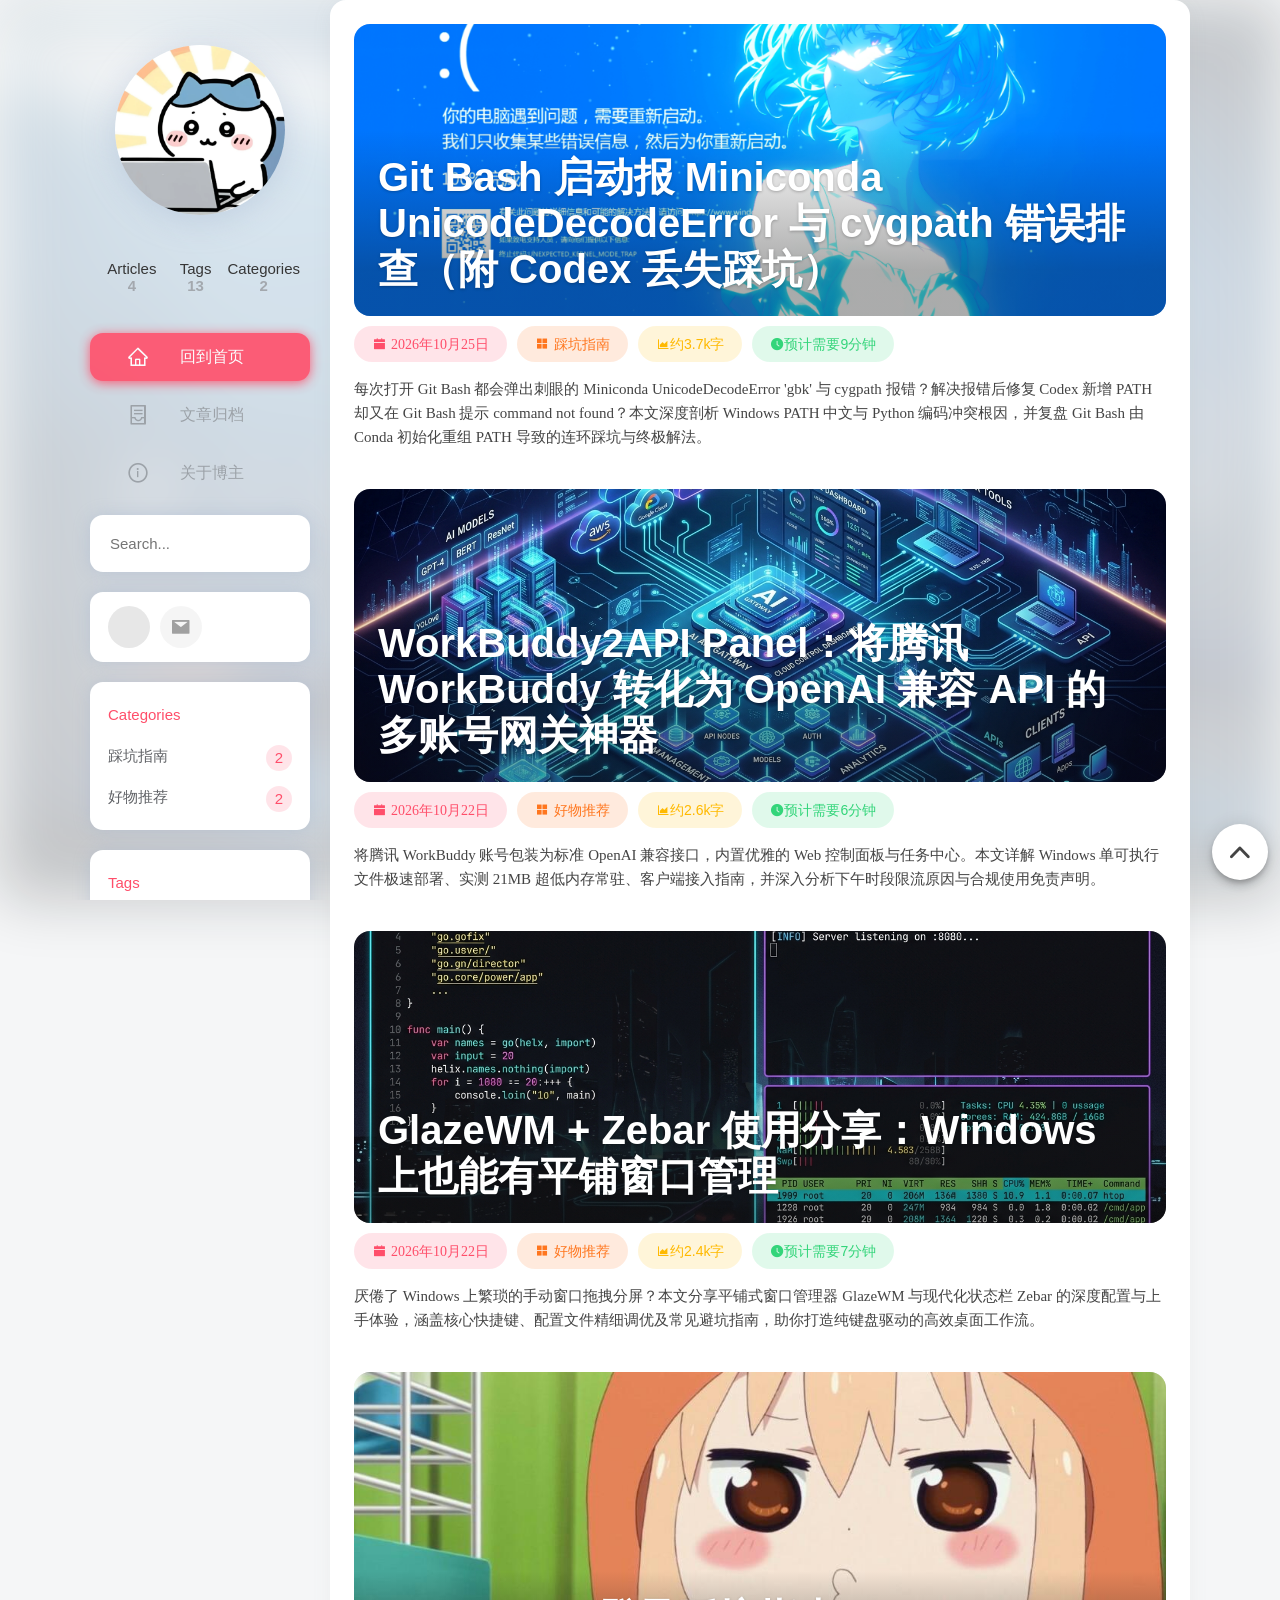
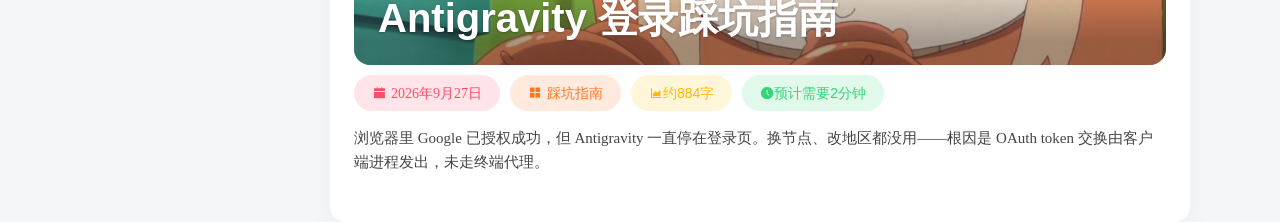
<file: index.html>
<!DOCTYPE html>
<html lang="zh-CN">

<head>
    <meta charset="UTF-8">
    <meta name="viewport" content="width=device-width, initial-scale=1, maximum-scale=5">
    <title>catyuan · 技术博客</title>
    <meta name="description" content="Talk is cheap. Show me code. 计算机科学与技术 · 学习记录与技术分享。">
    <meta property="og:type" content="website">
    <meta property="og:title" content="catyuan · 技术博客">
    <meta property="og:site_name" content="catyuan · 技术博客">
    <link rel="shortcut icon" href="/assets/img/favicon.png" type="image/png">

    <!-- Stylesheets -->
    <link rel="stylesheet" href="/lib/fancybox/fancybox.css">
    <link rel="stylesheet" href="/lib/mdui_043tiny/mdui.css">
    <link rel="stylesheet" href="/lib/iconfont/iconfont.css">
    <link rel="stylesheet" href="/lib/iconfont/social_icons.css">
    <link rel="stylesheet" href="/css/style.css">
    <link rel="stylesheet" href="/css/custom.css">
</head>

<body class="mdui-drawer-body-left">
    <!-- Top Hero Background & Mobile AppBar -->
    <div id="nexmoe-background">
        <div class="nexmoe-bg" style="background-image: url('/images/background/back.jpg');"></div>
        <div class="mdui-appbar mdui-shadow-0">
            <div class="mdui-toolbar">
                <a mdui-drawer="{target: '#drawer', swipe: true}" title="menu" class="mdui-btn mdui-btn-icon mdui-ripple">
                    <i class="mdui-icon nexmoefont icon-menu"></i>
                </a>
                <div class="mdui-toolbar-spacer"></div>
                <a href="/about.html" title="catyuan" class="mdui-btn mdui-btn-icon">
                    <img src="/images/avatar.png" alt="catyuan">
                </a>
            </div>
        </div>
    </div>

    <!-- Left Drawer Header (#nexmoe-header) -->
    <div id="nexmoe-header">
        <div class="nexmoe-drawer mdui-drawer" id="drawer">
            <!-- Avatar -->
            <div class="nexmoe-avatar mdui-ripple">
                <a href="/" title="catyuan">
                    <img src="/images/avatar.png" alt="catyuan">
                </a>
            </div>

            <!-- Stats Counts -->
            <div class="nexmoe-count">
                <div><span>Articles</span><b id="stat-articles">2</b></div>
                <div><span>Tags</span><b id="stat-tags">5</b></div>
                <div><span>Categories</span><b id="stat-categories">2</b></div>
                <script>
                    (function () {
                        try {
                            var s = sessionStorage.getItem('blog_stats');
                            if (s) {
                                var d = JSON.parse(s);
                                if (d.articles !== undefined) document.getElementById('stat-articles').innerText = d.articles;
                                if (d.tags !== undefined) document.getElementById('stat-tags').innerText = d.tags;
                                if (d.categories !== undefined) document.getElementById('stat-categories').innerText = d.categories;
                            }
                        } catch (e) {}
                    })();
                </script>
            </div>

            <!-- Nav List -->
            <div class="nexmoe-list mdui-list" mdui-collapse="{accordion: true}">
                <a class="nexmoe-list-item mdui-list-item mdui-ripple true" href="/" title="回到首页">
                    <i class="mdui-list-item-icon nexmoefont icon-home"></i>
                    <div class="mdui-list-item-content">回到首页</div>
                </a>
                <a class="nexmoe-list-item mdui-list-item mdui-ripple false" href="/archive.html" title="文章归档">
                    <i class="mdui-list-item-icon nexmoefont icon-container"></i>
                    <div class="mdui-list-item-content">文章归档</div>
                </a>
                <a class="nexmoe-list-item mdui-list-item mdui-ripple false" href="/about.html" title="关于博主">
                    <i class="mdui-list-item-icon nexmoefont icon-info-circle"></i>
                    <div class="mdui-list-item-content">关于博主</div>
                </a>
            </div>

            <!-- Sidebar Widgets -->
            <aside id="nexmoe-sidebar">
                <!-- Search -->
                <div class="nexmoe-widget-wrap">
                    <div class="nexmoe-widget nexmoe-search">
                        <form onsubmit="sopen(); return false;">
                            <label>
                                <input type="search" placeholder="Search..." onclick="sopen();" readonly>
                            </label>
                        </form>
                    </div>
                </div>

                <!-- Social Links -->
                <div class="nexmoe-widget-wrap">
                    <div class="nexmoe-widget nexmoe-social" id="sidebar-social"></div>
                </div>

                <!-- Categories -->
                <div class="nexmoe-widget-wrap">
                    <h3 class="nexmoe-widget-title">Categories</h3>
                    <div class="nexmoe-widget">
                        <ul class="category-list" id="sidebar-categories"></ul>
                    </div>
                </div>

                <!-- Tag Cloud -->
                <div class="nexmoe-widget-wrap">
                    <h3 class="nexmoe-widget-title">Tags</h3>
                    <div id="randomtagcloud" class="nexmoe-widget tagcloud nexmoe-rainbow"></div>
                </div>

                <!-- Hitokoto 一言 -->
                <div class="nexmoe-widget-wrap">
                    <h3 class="nexmoe-widget-title">一言</h3>
                    <div class="nexmoe-widget">
                        <ul class="hitokoto-box">
                            <li class="hitokoto-text">
                                <a href="#" id="hitokoto_text">正在读取一言…</a>
                            </li>
                        </ul>
                    </div>
                </div>


                <!-- Recent Posts -->
                <div class="nexmoe-widget-wrap">
                    <h3 class="nexmoe-widget-title">Recent Posts</h3>
                    <div class="nexmoe-widget">
                        <ul id="sidebar-recent"></ul>
                    </div>
                </div>
            </aside>

            <!-- Copyright & Site Time -->
            <div class="nexmoe-copyright">
                <span id="busuanzi_container_site_pv">
                    <span id="busuanzi_value_site_pv"></span> views
                </span>
                <span id="busuanzi_container_site_uv">
                    <span id="busuanzi_value_site_uv"></span> visitors
                </span><br>
                <span id="sitetime"></span><br><br>
                &copy; 2026 catyuan<br>
                Powered by <a href="https://github.com/theme-nexmoe/hexo-theme-nexmoe" target="_blank" rel="noopener">Nexmoe Style</a>
            </div>
        </div>
    </div>

    <!-- Main Content Stream (#nexmoe-content) -->
    <div id="nexmoe-content">
        <div class="nexmoe-primary">
            <section class="nexmoe-posts" id="post-list-section">
                <!-- Posts inserted by JavaScript -->
                <div style="padding: 40px; text-align: center; color: #999;">正在加载文章列表…</div>
            </section>

            <!-- Right Floating Tools -->
            <div class="nexmoe-post-right">
                <div class="nexmoe-fixed">
                    <div class="nexmoe-tool">
                        <a href="#nexmoe-content" class="toc-link" aria-label="Back To Top" title="top">
                            <button class="mdui-fab mdui-ripple"><i class="nexmoefont icon-caret-top"></i></button>
                        </a>
                    </div>
                </div>
            </div>
        </div>
    </div>

    <!-- Search Modal Overlay (#nexmoe-search-space) -->
    <div id="nexmoe-search-space">
        <div class="search-container">
            <div class="search-header">
                <div class="search-input-container">
                    <input class="search-input" id="search_input_modal" type="text" placeholder="输入关键字搜索文章..." oninput="sinput();" autocomplete="off">
                </div>
                <a class="search-close" onclick="sclose();">&times;</a>
            </div>
            <div class="search-body" id="search_results_modal"></div>
        </div>
    </div>

    <!-- Scripts -->
    <script src="/lib/mdui_043tiny/mdui.js"></script>
    <script src="/lib/fancybox/fancybox.umd.js"></script>
    <script async src="//busuanzi.ibruce.info/busuanzi/2.3/busuanzi.pure.mini.js"></script>
    <script src="/js/app.js"></script>
    <script>
        // Render Home Post List
        document.addEventListener('DOMContentLoaded', async () => {
            const data = await loadBlogData();
            const container = document.getElementById('post-list-section');
            if (!data || !data.articles || !data.articles.length) {
                container.innerHTML = '<div style="padding: 40px; text-align: center; color: #999;">暂无文章</div>';
                return;
            }

            let html = '';
            data.articles.forEach(art => {
                const cover = art.cover || '/images/post/markerdown.jpg';
                const cat = art.category || '默认';
                const formattedDate = formatDate(art.date);
                const wordEstimate = art.words || (art.summary ? Math.max(1, Math.round(art.summary.length * 4.5)) : 800);
                const readingMinutes = art.readingMinutes || Math.max(1, Math.round(wordEstimate / 350));

                html += `
                <div class="nexmoe-post">
                    <a href="/article.html?slug=${encodeURIComponent(art.slug)}">
                        <div class="nexmoe-post-cover mdui-ripple absolute" style="padding-top: 36%;">
                            <img src="${cover}" alt="${art.title}" loading="lazy" onerror="imgOnError(this);">
                            <h1>${art.title}</h1>
                        </div>
                    </a>
                    <div class="nexmoe-post-meta">
                        <div class="nexmoe-rainbow">
                            <a class="nexmoefont icon-calendar-fill">${formattedDate}</a>
                            <a class="nexmoefont icon-appstore-fill -link" href="/archive.html?cat=${encodeURIComponent(cat)}">${cat}</a>
                            <a><i class="nexmoefont icon-areachart"></i>约${wordEstimate > 1000 ? (wordEstimate/1000).toFixed(1) + 'k' : wordEstimate}字</a>
                            <a><i class="nexmoefont icon-time-circle-fill"></i>预计需要${readingMinutes}分钟</a>
                        </div>
                    </div>
                    <article>
                        <p>${art.summary || ''}</p>
                    </article>
                </div>`;
            });

            container.innerHTML = html;

            // Trigger ripple effect for dynamic elements
            if (window.mdui && mdui.mutation) {
                mdui.mutation();
            }
        });
    </script>
</body>

</html>
</file>
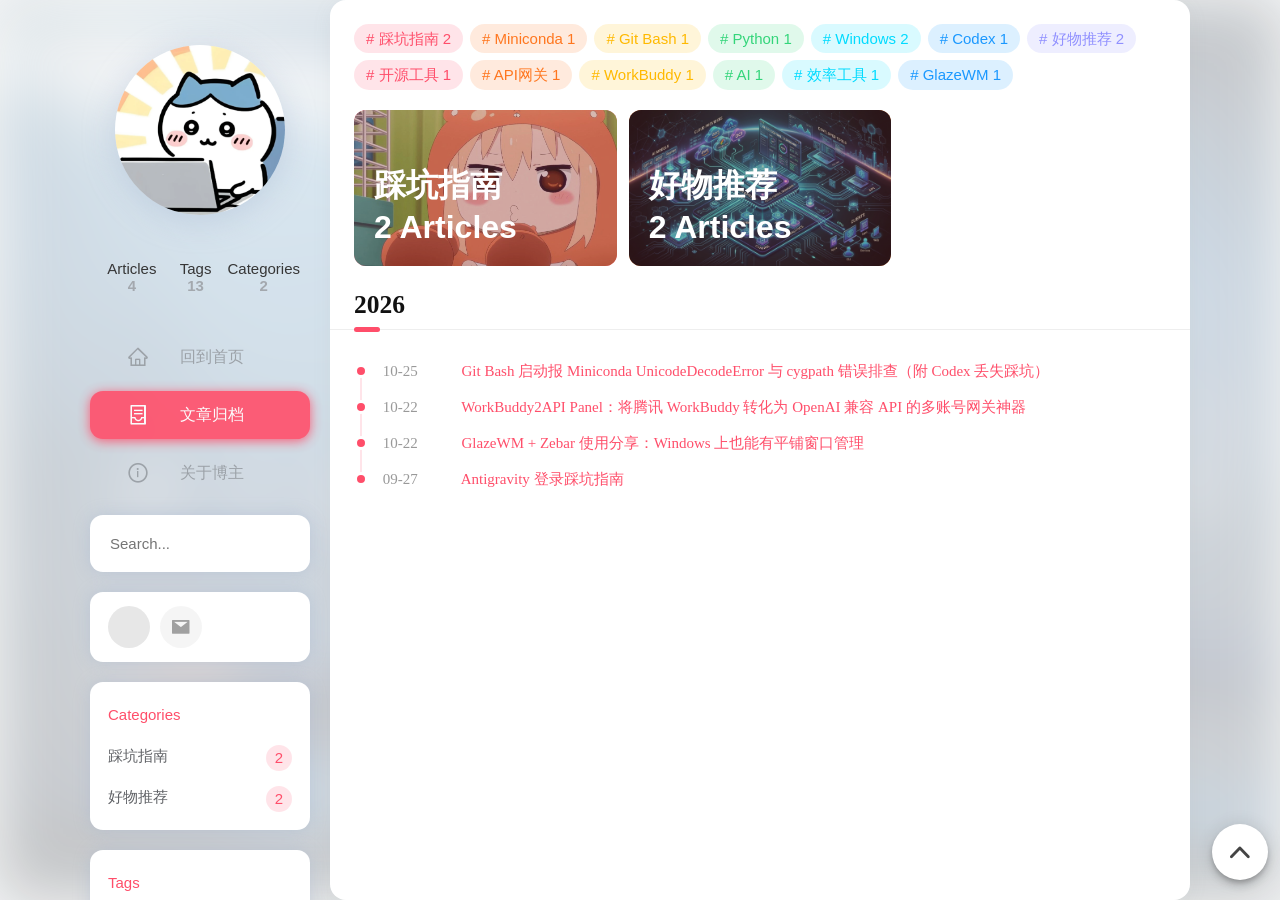
<file: archive.html>
<!DOCTYPE html>
<html lang="zh-CN">

<head>
    <meta charset="UTF-8">
    <meta name="viewport" content="width=device-width, initial-scale=1, maximum-scale=5">
    <title>文章归档 - catyuan · 技术博客</title>
    <meta name="description" content="按标签、分类与年份时光机查看所有技术文章。">
    <link rel="shortcut icon" href="/assets/img/favicon.png" type="image/png">

    <!-- Stylesheets -->
    <link rel="stylesheet" href="/lib/fancybox/fancybox.css">
    <link rel="stylesheet" href="/lib/mdui_043tiny/mdui.css">
    <link rel="stylesheet" href="/lib/iconfont/iconfont.css">
    <link rel="stylesheet" href="/lib/iconfont/social_icons.css">
    <link rel="stylesheet" href="/css/style.css">
    <link rel="stylesheet" href="/css/custom.css">
</head>

<body class="mdui-drawer-body-left">
    <!-- Top Hero Background & Mobile AppBar -->
    <div id="nexmoe-background">
        <div class="nexmoe-bg" style="background-image: url('/images/background/back.jpg');"></div>
        <div class="mdui-appbar mdui-shadow-0">
            <div class="mdui-toolbar">
                <a mdui-drawer="{target: '#drawer', swipe: true}" title="menu" class="mdui-btn mdui-btn-icon mdui-ripple">
                    <i class="mdui-icon nexmoefont icon-menu"></i>
                </a>
                <div class="mdui-toolbar-spacer"></div>
                <a href="/about.html" title="catyuan" class="mdui-btn mdui-btn-icon">
                    <img src="/images/avatar.png" alt="catyuan">
                </a>
            </div>
        </div>
    </div>

    <!-- Left Drawer Header (#nexmoe-header) -->
    <div id="nexmoe-header">
        <div class="nexmoe-drawer mdui-drawer" id="drawer">
            <!-- Avatar -->
            <div class="nexmoe-avatar mdui-ripple">
                <a href="/" title="catyuan">
                    <img src="/images/avatar.png" alt="catyuan">
                </a>
            </div>

            <!-- Stats Counts -->
            <div class="nexmoe-count">
                <div><span>Articles</span><b id="stat-articles">2</b></div>
                <div><span>Tags</span><b id="stat-tags">5</b></div>
                <div><span>Categories</span><b id="stat-categories">2</b></div>
                <script>
                    (function () {
                        try {
                            var s = sessionStorage.getItem('blog_stats');
                            if (s) {
                                var d = JSON.parse(s);
                                if (d.articles !== undefined) document.getElementById('stat-articles').innerText = d.articles;
                                if (d.tags !== undefined) document.getElementById('stat-tags').innerText = d.tags;
                                if (d.categories !== undefined) document.getElementById('stat-categories').innerText = d.categories;
                            }
                        } catch (e) {}
                    })();
                </script>
            </div>

            <!-- Nav List -->
            <div class="nexmoe-list mdui-list" mdui-collapse="{accordion: true}">
                <a class="nexmoe-list-item mdui-list-item mdui-ripple false" href="/" title="回到首页">
                    <i class="mdui-list-item-icon nexmoefont icon-home"></i>
                    <div class="mdui-list-item-content">回到首页</div>
                </a>
                <a class="nexmoe-list-item mdui-list-item mdui-ripple true" href="/archive.html" title="文章归档">
                    <i class="mdui-list-item-icon nexmoefont icon-container"></i>
                    <div class="mdui-list-item-content">文章归档</div>
                </a>
                <a class="nexmoe-list-item mdui-list-item mdui-ripple false" href="/about.html" title="关于博主">
                    <i class="mdui-list-item-icon nexmoefont icon-info-circle"></i>
                    <div class="mdui-list-item-content">关于博主</div>
                </a>
            </div>

            <!-- Sidebar Widgets -->
            <aside id="nexmoe-sidebar">
                <!-- Search -->
                <div class="nexmoe-widget-wrap">
                    <div class="nexmoe-widget nexmoe-search">
                        <form onsubmit="sopen(); return false;">
                            <label>
                                <input type="search" placeholder="Search..." onclick="sopen();" readonly>
                            </label>
                        </form>
                    </div>
                </div>

                <!-- Social Links -->
                <div class="nexmoe-widget-wrap">
                    <div class="nexmoe-widget nexmoe-social" id="sidebar-social"></div>
                </div>

                <!-- Categories -->
                <div class="nexmoe-widget-wrap">
                    <h3 class="nexmoe-widget-title">Categories</h3>
                    <div class="nexmoe-widget">
                        <ul class="category-list" id="sidebar-categories"></ul>
                    </div>
                </div>

                <!-- Tag Cloud -->
                <div class="nexmoe-widget-wrap">
                    <h3 class="nexmoe-widget-title">Tags</h3>
                    <div id="randomtagcloud" class="nexmoe-widget tagcloud nexmoe-rainbow"></div>
                </div>

                <!-- Hitokoto 一言 -->
                <div class="nexmoe-widget-wrap">
                    <h3 class="nexmoe-widget-title">一言</h3>
                    <div class="nexmoe-widget">
                        <ul class="hitokoto-box">
                            <li class="hitokoto-text">
                                <a href="#" id="hitokoto_text">正在读取一言…</a>
                            </li>
                        </ul>
                    </div>
                </div>


                <!-- Recent Posts -->
                <div class="nexmoe-widget-wrap">
                    <h3 class="nexmoe-widget-title">Recent Posts</h3>
                    <div class="nexmoe-widget">
                        <ul id="sidebar-recent"></ul>
                    </div>
                </div>
            </aside>

            <!-- Copyright & Site Time -->
            <div class="nexmoe-copyright">
                <span id="busuanzi_container_site_pv">
                    <span id="busuanzi_value_site_pv"></span> views
                </span>
                <span id="busuanzi_container_site_uv">
                    <span id="busuanzi_value_site_uv"></span> visitors
                </span><br>
                <span id="sitetime"></span><br><br>
                &copy; 2026 catyuan<br>
                Powered by <a href="https://github.com/theme-nexmoe/hexo-theme-nexmoe" target="_blank" rel="noopener">Nexmoe Style</a>
            </div>
        </div>
    </div>

    <!-- Main Content Reader (#nexmoe-content) -->
    <div id="nexmoe-content">
        <div class="nexmoe-primary">
            <div id="archive-content-container">
                <div style="padding: 40px; text-align: center; color: #999;">正在加载…</div>
            </div>

            <!-- Right Floating Tools -->
            <div class="nexmoe-post-right">
                <div class="nexmoe-fixed">
                    <div class="nexmoe-tool">
                        <a href="#nexmoe-content" class="toc-link" aria-label="Back To Top" title="top">
                            <button class="mdui-fab mdui-ripple"><i class="nexmoefont icon-caret-top"></i></button>
                        </a>
                    </div>
                </div>
            </div>
        </div>
    </div>

    <!-- Search Modal Overlay (#nexmoe-search-space) -->
    <div id="nexmoe-search-space">
        <div class="search-container">
            <div class="search-header">
                <div class="search-input-container">
                    <input class="search-input" id="search_input_modal" type="text" placeholder="输入关键字搜索文章..." oninput="sinput();" autocomplete="off">
                </div>
                <a class="search-close" onclick="sclose();">&times;</a>
            </div>
            <div class="search-body" id="search_results_modal"></div>
        </div>
    </div>

    <!-- Scripts -->
    <script src="/lib/mdui_043tiny/mdui.js"></script>
    <script src="/lib/fancybox/fancybox.umd.js"></script>
    <script async src="//busuanzi.ibruce.info/busuanzi/2.3/busuanzi.pure.mini.js"></script>
    <script src="/js/app.js"></script>
    <script>
        async function renderArchive() {
            const data = await loadBlogData();
            const container = document.getElementById('archive-content-container');
            if (!container) return;
            if (!data || !data.articles) {
                container.innerHTML = '<div style="padding: 40px; text-align: center; color: #999;">加载文章失败</div>';
                return;
            }

            const urlParams = new URLSearchParams(window.location.search);
            const filterTag = urlParams.get('tag');
            const filterCat = urlParams.get('cat');
            const filterYear = urlParams.get('year');

            if (filterTag || filterCat || filterYear) {
                // Filtered Mode: Render post card stream identical to index.html (图一)
                let filteredArticles = data.articles;
                if (filterTag) {
                    filteredArticles = filteredArticles.filter(a => (a.tags || []).includes(filterTag));
                    document.title = `Tag：${filterTag} - ${data.site.title || 'catyuan · 技术博客'}`;
                } else if (filterCat) {
                    filteredArticles = filteredArticles.filter(a => a.category === filterCat);
                    document.title = `Categories：${filterCat} - ${data.site.title || 'catyuan · 技术博客'}`;
                } else if (filterYear) {
                    filteredArticles = filteredArticles.filter(a => (a.date || '').startsWith(filterYear));
                    document.title = `Archive：${filterYear} - ${data.site.title || 'catyuan · 技术博客'}`;
                }

                if (!filteredArticles.length) {
                    container.innerHTML = `
                    <section class="nexmoe-posts">
                        <div style="padding: 50px 20px; text-align: center; color: #999; background: #fff; border-radius: 16px;">
                            <p style="font-size: 16px;">没有找到匹配的文章</p>
                            <a href="/archive.html" class="mdui-btn mdui-ripple" style="margin-top: 10px; border-radius: 8px;">查看全部归档</a>
                        </div>
                    </section>`;
                    return;
                }

                let postListHtml = '<section class="nexmoe-posts">';
                filteredArticles.forEach(art => {
                    const cover = art.cover || '/images/post/markerdown.jpg';
                    const cat = art.category || '随笔';
                    const formattedDate = formatDate(art.date);
                    const wordsCount = art.words || (art.summary ? Math.max(1, Math.round(art.summary.length * 4.5)) : 800);
                    const readingMinutes = art.readingMinutes || Math.max(1, Math.round(wordsCount / 350));

                    postListHtml += `
                    <div class="nexmoe-post">
                        <a href="/article.html?slug=${encodeURIComponent(art.slug)}">
                            <div class="nexmoe-post-cover mdui-ripple absolute" style="padding-top: 36%;">
                                <img src="${cover}" alt="${art.title}" loading="lazy" onerror="imgOnError(this);">
                                <h1>${art.title}</h1>
                            </div>
                        </a>
                        <div class="nexmoe-post-meta">
                            <div class="nexmoe-rainbow">
                                <a class="nexmoefont icon-calendar-fill">${formattedDate}</a>
                                <a class="nexmoefont icon-appstore-fill -link" href="/archive.html?cat=${encodeURIComponent(cat)}">${cat}</a>
                                <a><i class="nexmoefont icon-areachart"></i>约${wordsCount > 1000 ? (wordsCount/1000).toFixed(1) + 'k' : wordsCount}字</a>
                                <a><i class="nexmoefont icon-time-circle-fill"></i>预计需要${readingMinutes}分钟</a>
                            </div>
                        </div>
                        <article>
                            <p>${art.summary || ''}</p>
                        </article>
                    </div>`;
                });
                postListHtml += '</section>';
                container.innerHTML = postListHtml;

            } else {
                // Overview Mode: Tag Cloud + Category Cards + Year Timeline (图二)
                document.title = `文章归档 - ${data.site.title || 'catyuan · 技术博客'}`;

                // 1. Tag Cloud
                const tagMap = {};
                data.articles.forEach(a => {
                    (a.tags || []).forEach(t => { tagMap[t] = (tagMap[t] || 0) + 1; });
                });
                let tagCloudHtml = '<div class="tagcloud nexmoe-rainbow">';
                Object.keys(tagMap).forEach(t => {
                    tagCloudHtml += `<a class="mdui-ripple -unordered list-link" href="/archive.html?tag=${encodeURIComponent(t)}">${t}<span>${tagMap[t]}</span></a>`;
                });
                tagCloudHtml += '</div>';

                // 2. Category Cards
                const catMap = {};
                const catCoverMap = {
                    '踩坑指南': '/images/post/development_tool.jpg',
                    '避坑指南': '/images/post/development_tool.jpg',
                    '博客搭建': '/images/post/markerdown.jpg'
                };
                data.articles.forEach(a => {
                    if (a.category) {
                        catMap[a.category] = (catMap[a.category] || 0) + 1;
                        if (a.cover && !catCoverMap[a.category]) catCoverMap[a.category] = a.cover;
                    }
                });
                let catCardsHtml = '<div class="categories nexmoe-rainbow-fill">';
                Object.keys(catMap).forEach(cat => {
                    const bg = catCoverMap[cat] || '/images/background/back.jpg';
                    catCardsHtml += `
                    <a class="mdui-ripple" href="/archive.html?cat=${encodeURIComponent(cat)}">
                        <div class="bg" style="background-image:url(${bg})"></div>
                        <h1>${cat}<span>${catMap[cat]}</span></h1>
                    </a>`;
                });
                catCardsHtml += '</div>';

                // 3. Timeline
                const yearGroups = {};
                data.articles.forEach(a => {
                    const yr = (a.date || '2026').slice(0, 4);
                    if (!yearGroups[yr]) yearGroups[yr] = [];
                    yearGroups[yr].push(a);
                });
                const sortedYears = Object.keys(yearGroups).sort((a, b) => b.localeCompare(a));
                let timelineHtml = '<article>';
                if (!sortedYears.length) {
                    timelineHtml += '<p style="text-align: center; color: #999;">没有找到匹配的文章</p>';
                } else {
                    sortedYears.forEach(yr => {
                        timelineHtml += `<h2>${yr}</h2><ul>`;
                        yearGroups[yr].forEach(art => {
                            const monthDay = (art.date || '').slice(5) || '--';
                            timelineHtml += `
                            <li>
                                <span style="display: inline-block; width: 60px; color: #999;">${monthDay}</span>
                                <a href="/article.html?slug=${encodeURIComponent(art.slug)}">${art.title}</a>
                            </li>`;
                        });
                        timelineHtml += `</ul>`;
                    });
                }
                timelineHtml += '</article>';

                container.innerHTML = `
                <section class="nexmoe-archives">
                    ${tagCloudHtml}
                    ${catCardsHtml}
                    ${timelineHtml}
                </section>`;
            }

            if (window.mdui && mdui.mutation) mdui.mutation();
        }

        document.addEventListener('DOMContentLoaded', renderArchive);
        window.addEventListener('popstate', renderArchive);
    </script>
</body>

</html>
</file>
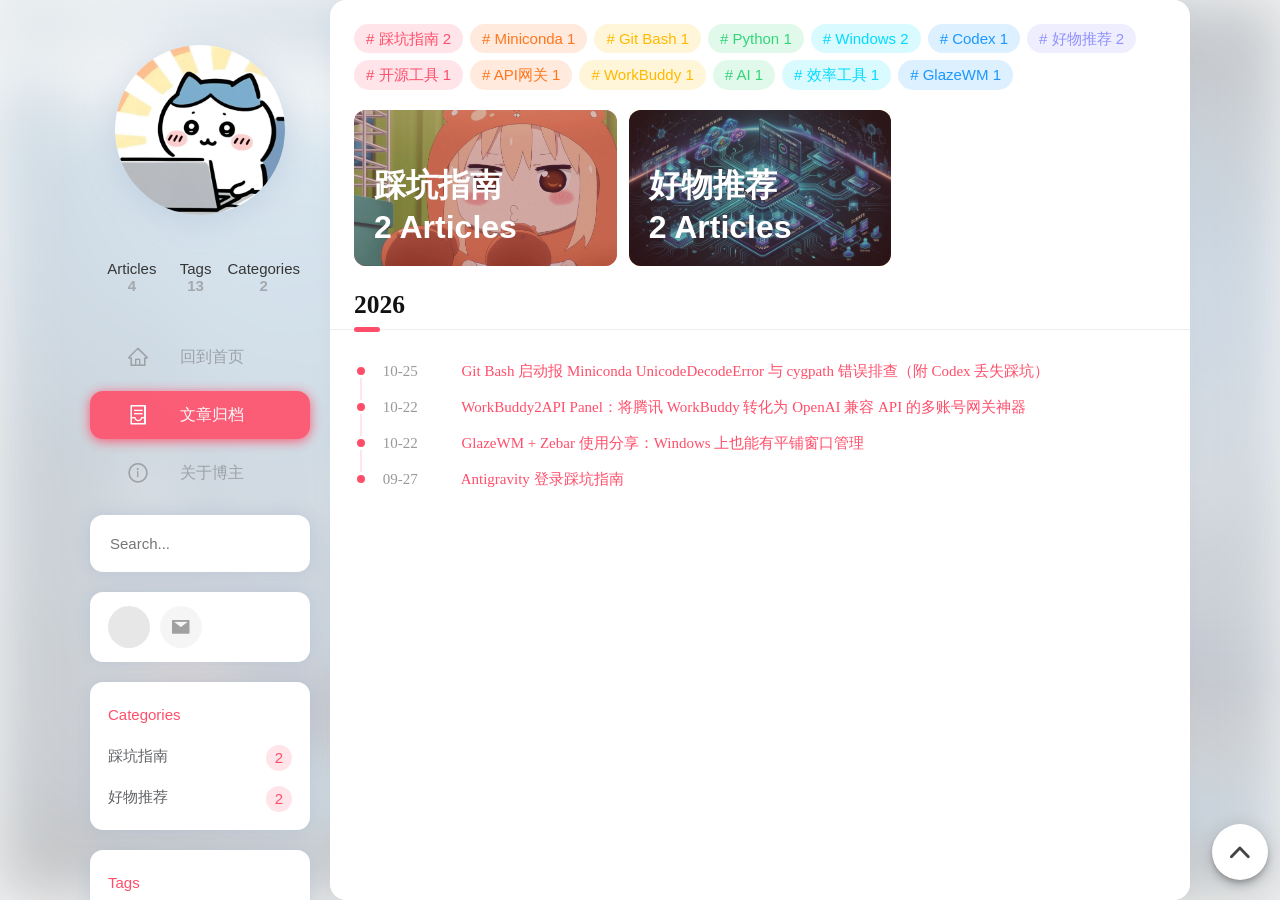
<file: articles.html>
<!DOCTYPE html>
<html lang="zh-CN">
<head>
    <meta charset="UTF-8">
    <meta http-equiv="refresh" content="0; url=/archive.html">
    <title>正在跳转到文章归档 - catyuan</title>
</head>
<body>
    <script>window.location.replace('/archive.html');</script>
</body>
</html>
</file>
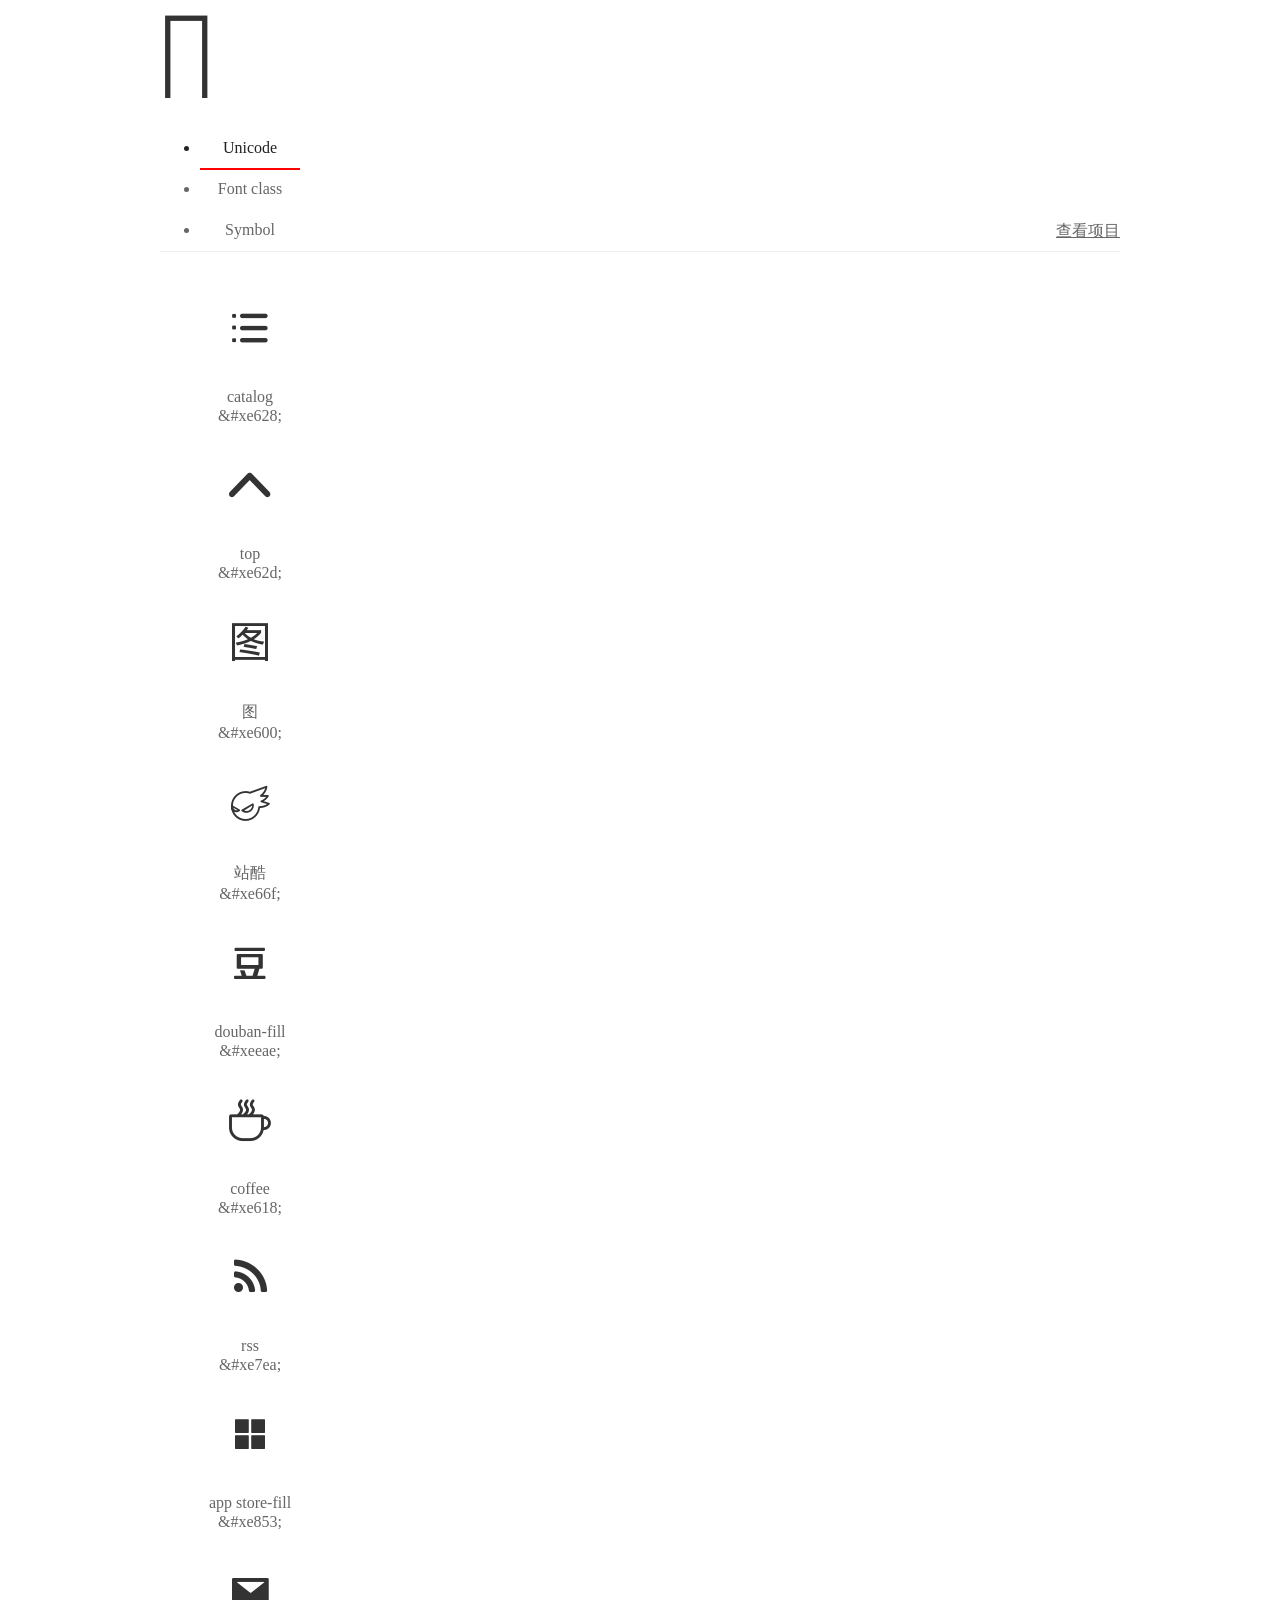
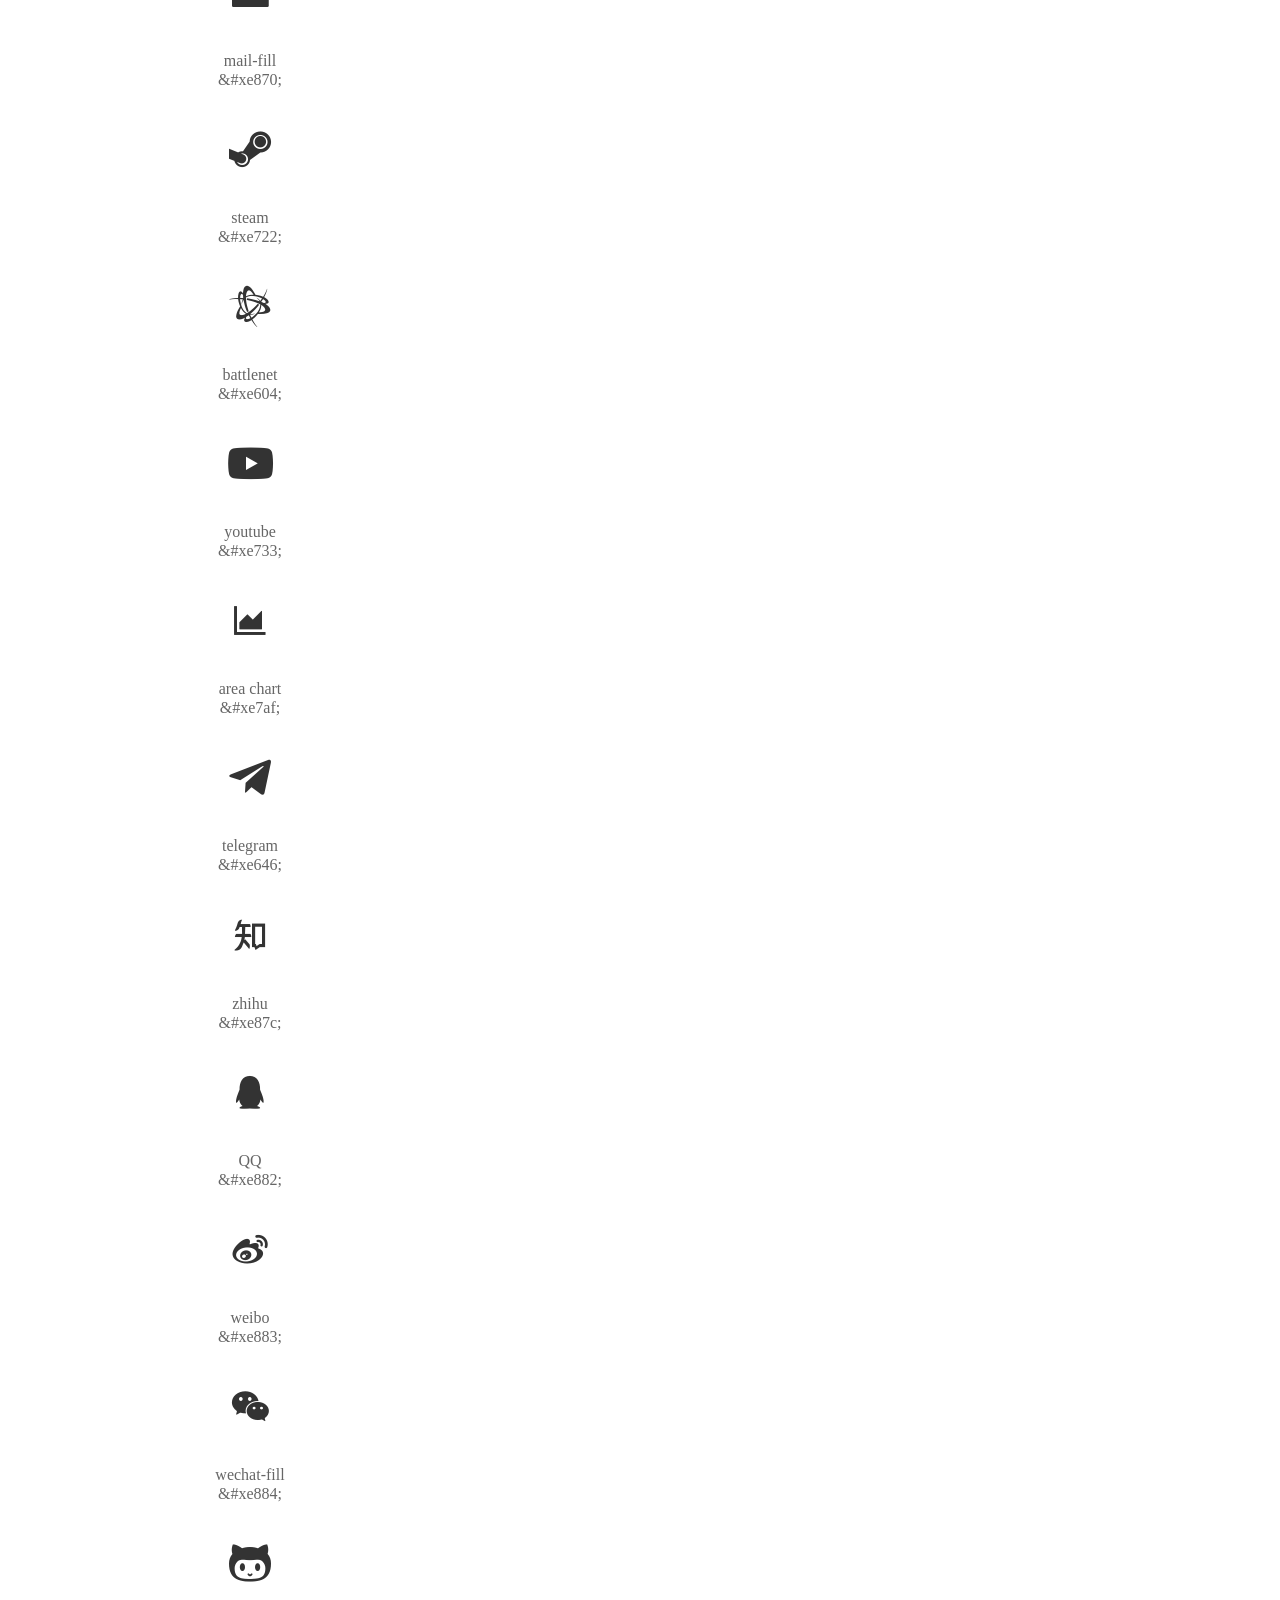
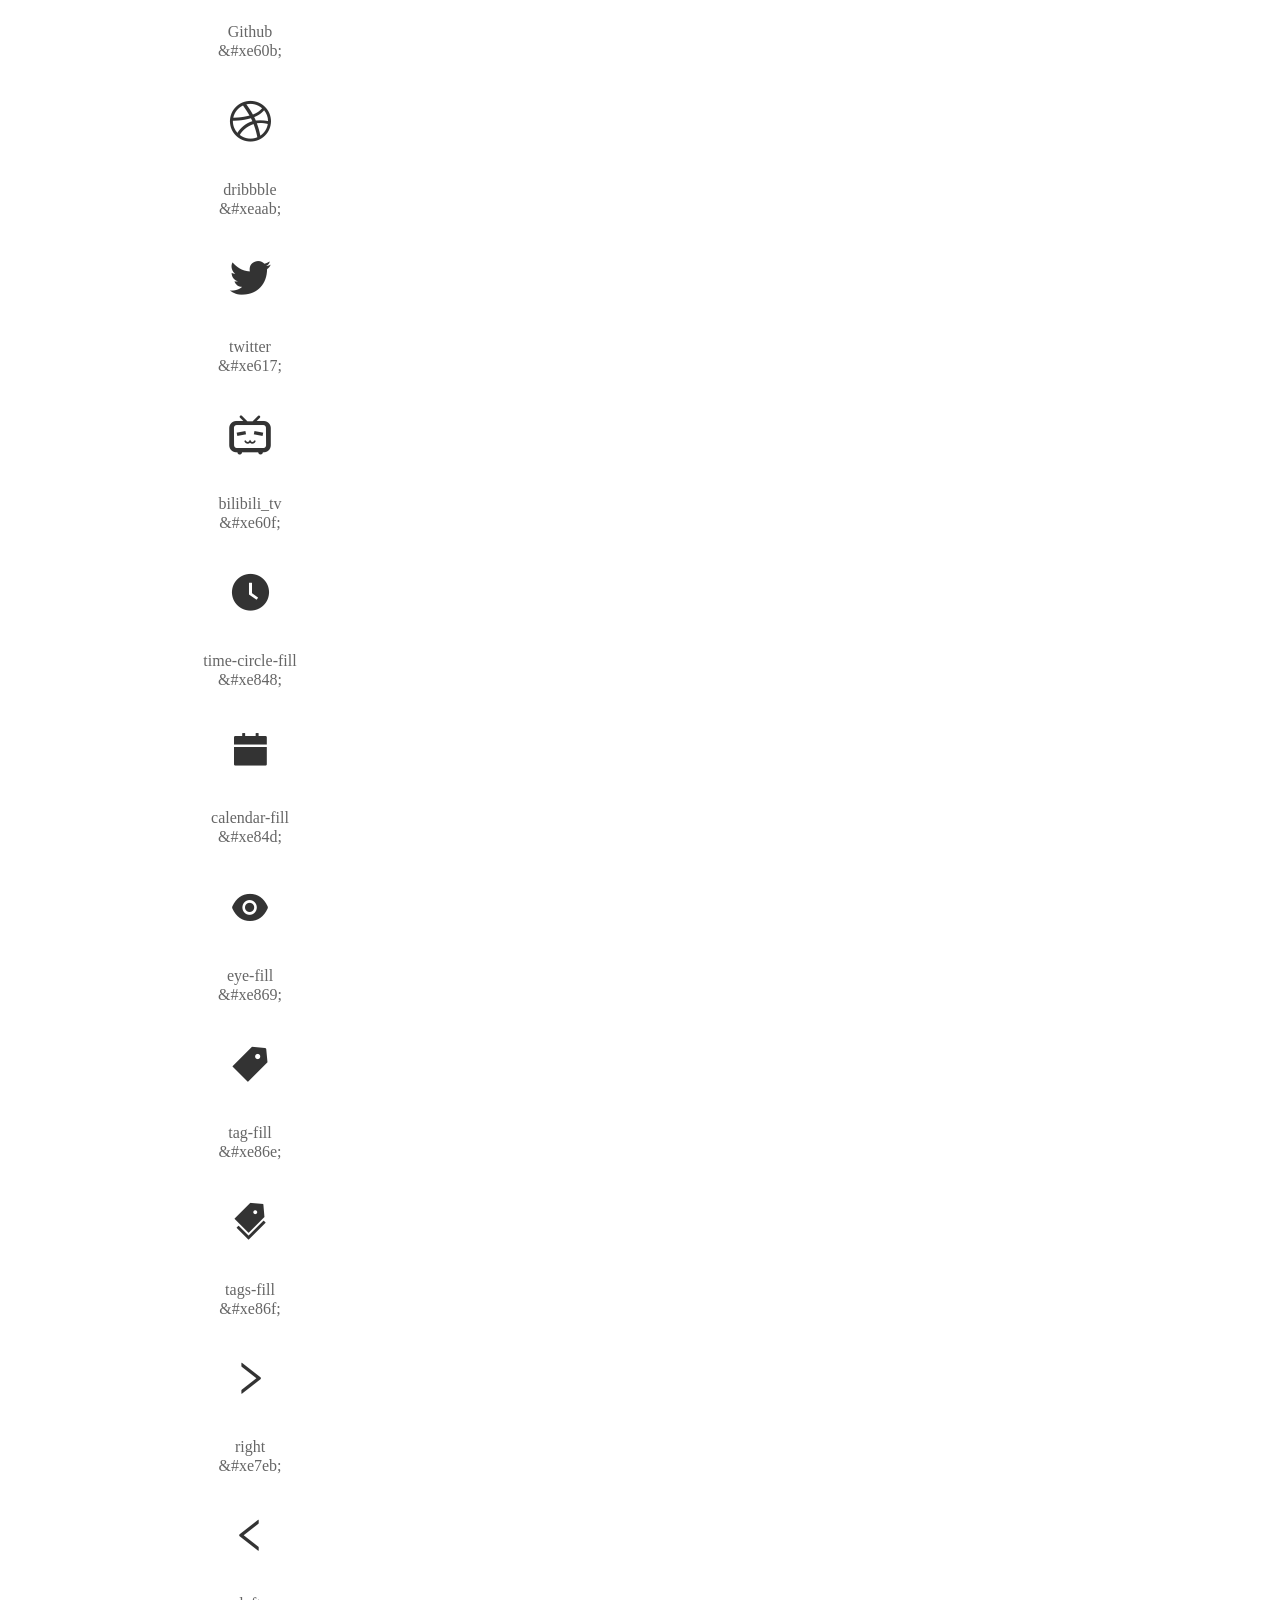
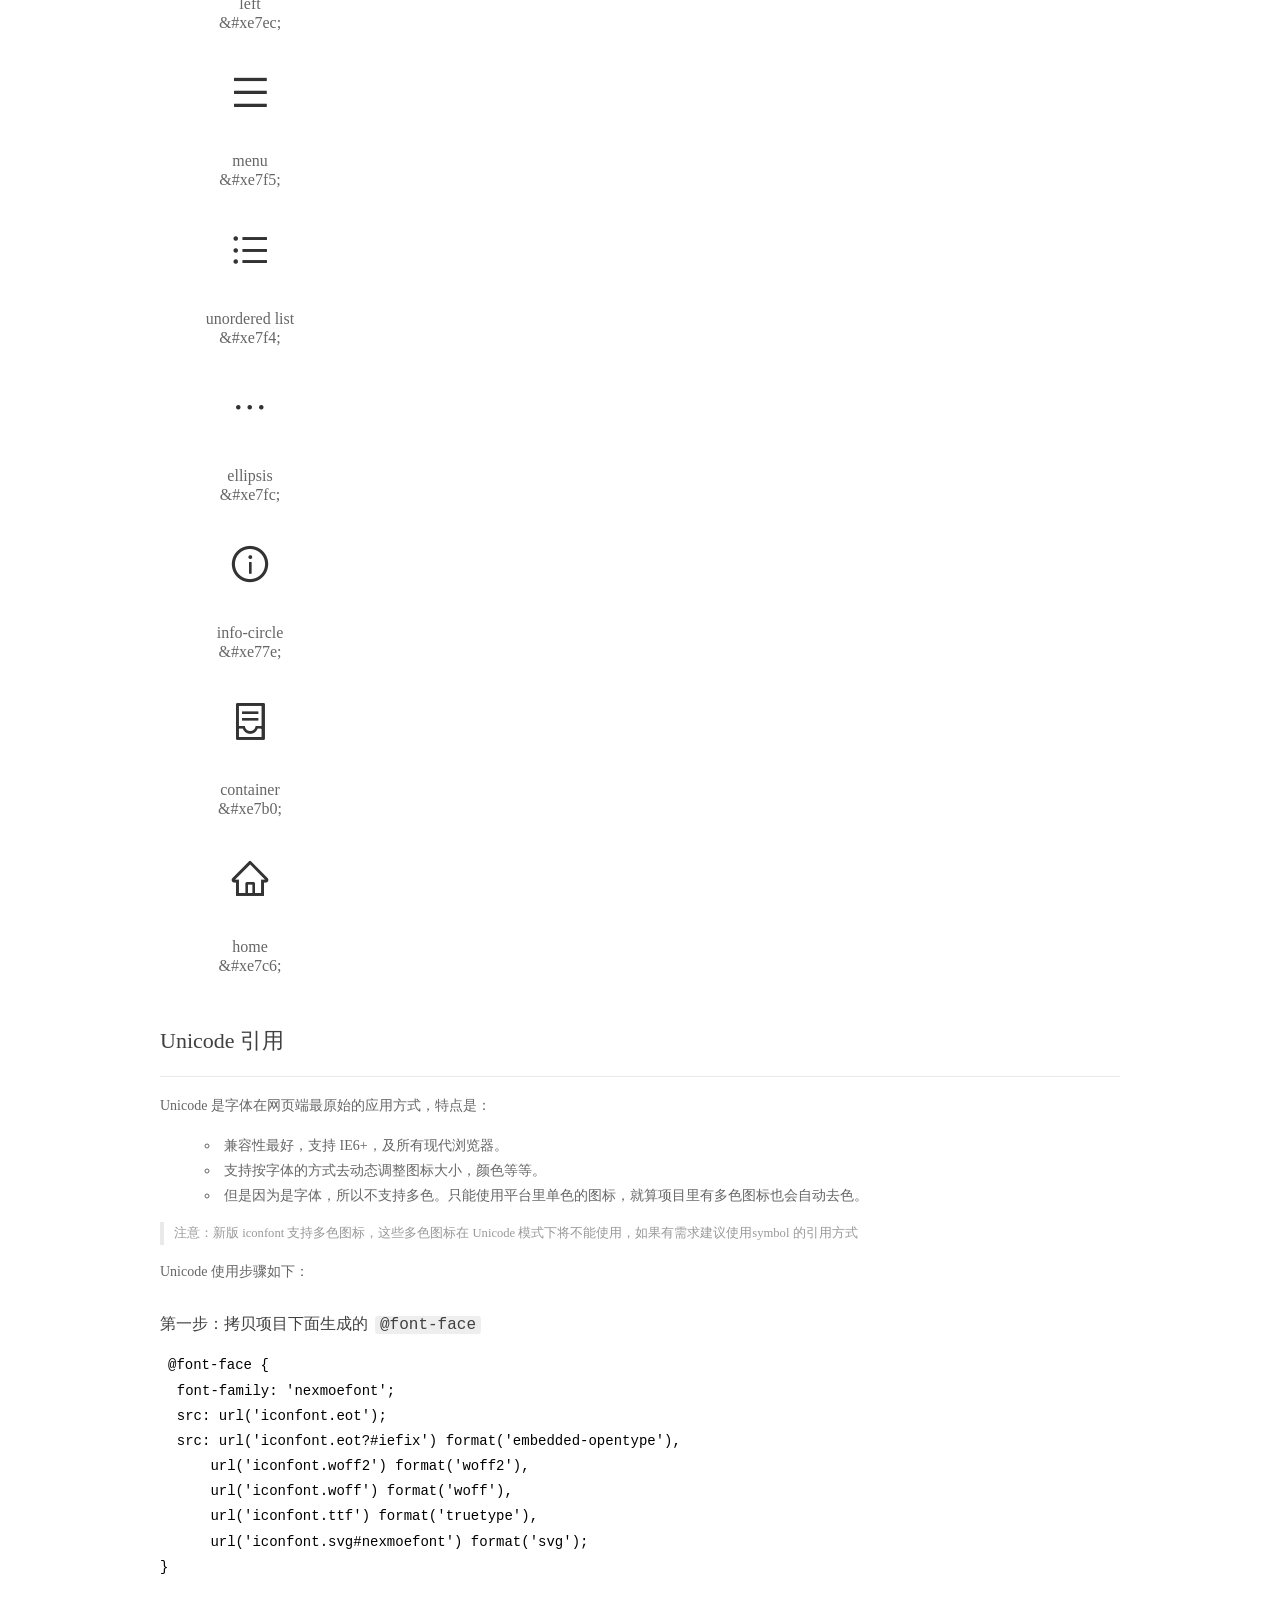
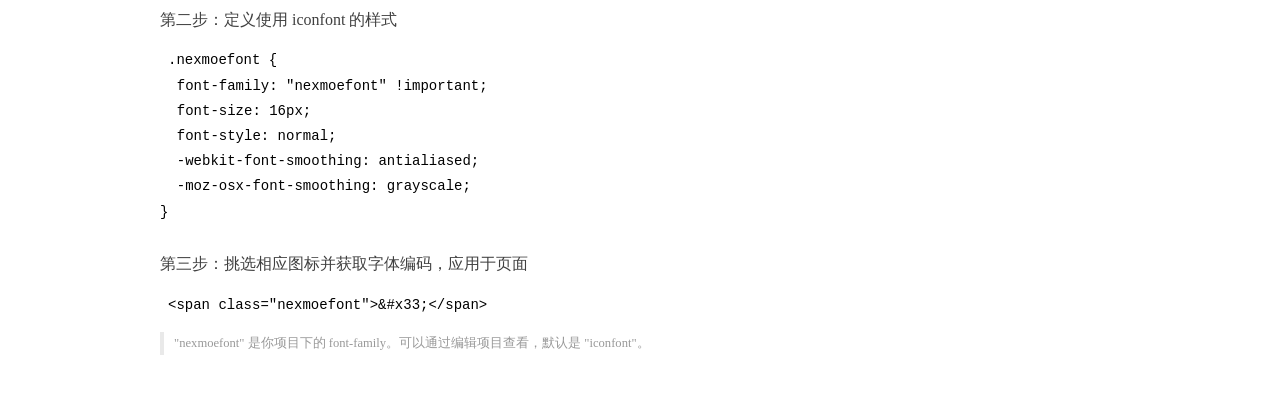
<file: lib/iconfont/demo_index.html>
<!DOCTYPE html>
<html>
<head>
  <meta charset="utf-8"/>
  <title>IconFont Demo</title>
  <link rel="shortcut icon" href="//img.alicdn.com/imgextra/i2/O1CN01ZyAlrn1MwaMhqz36G_!!6000000001499-73-tps-64-64.ico" type="image/x-icon"/>
  <link rel="icon" type="image/svg+xml" href="//img.alicdn.com/imgextra/i4/O1CN01EYTRnJ297D6vehehJ_!!6000000008020-55-tps-64-64.svg"/>
  <link rel="stylesheet" href="https://g.alicdn.com/thx/cube/1.3.2/cube.min.css">
  <link rel="stylesheet" href="demo.css">
  <link rel="stylesheet" href="iconfont.css">
  <script src="iconfont.js"></script>
  <!-- jQuery -->
  <script src="https://a1.alicdn.com/oss/uploads/2018/12/26/7bfddb60-08e8-11e9-9b04-53e73bb6408b.js"></script>
  <!-- 代码高亮 -->
  <script src="https://a1.alicdn.com/oss/uploads/2018/12/26/a3f714d0-08e6-11e9-8a15-ebf944d7534c.js"></script>
</head>
<body>
  <div class="main">
    <h1 class="logo"><a href="https://www.iconfont.cn/" title="iconfont 首页" target="_blank">&#xe86b;</a></h1>
    <div class="nav-tabs">
      <ul id="tabs" class="dib-box">
        <li class="dib active"><span>Unicode</span></li>
        <li class="dib"><span>Font class</span></li>
        <li class="dib"><span>Symbol</span></li>
      </ul>
      
      <a href="https://www.iconfont.cn/manage/index?manage_type=myprojects&projectId=1038733" target="_blank" class="nav-more">查看项目</a>
      
    </div>
    <div class="tab-container">
      <div class="content unicode" style="display: block;">
          <ul class="icon_lists dib-box">
          
            <li class="dib">
              <span class="icon nexmoefont">&#xe628;</span>
                <div class="name">catalog</div>
                <div class="code-name">&amp;#xe628;</div>
              </li>
          
            <li class="dib">
              <span class="icon nexmoefont">&#xe62d;</span>
                <div class="name">top</div>
                <div class="code-name">&amp;#xe62d;</div>
              </li>
          
            <li class="dib">
              <span class="icon nexmoefont">&#xe600;</span>
                <div class="name">图</div>
                <div class="code-name">&amp;#xe600;</div>
              </li>
          
            <li class="dib">
              <span class="icon nexmoefont">&#xe66f;</span>
                <div class="name">站酷</div>
                <div class="code-name">&amp;#xe66f;</div>
              </li>
          
            <li class="dib">
              <span class="icon nexmoefont">&#xeeae;</span>
                <div class="name">douban-fill</div>
                <div class="code-name">&amp;#xeeae;</div>
              </li>
          
            <li class="dib">
              <span class="icon nexmoefont">&#xe618;</span>
                <div class="name">coffee</div>
                <div class="code-name">&amp;#xe618;</div>
              </li>
          
            <li class="dib">
              <span class="icon nexmoefont">&#xe7ea;</span>
                <div class="name">rss</div>
                <div class="code-name">&amp;#xe7ea;</div>
              </li>
          
            <li class="dib">
              <span class="icon nexmoefont">&#xe853;</span>
                <div class="name">app store-fill</div>
                <div class="code-name">&amp;#xe853;</div>
              </li>
          
            <li class="dib">
              <span class="icon nexmoefont">&#xe870;</span>
                <div class="name">mail-fill</div>
                <div class="code-name">&amp;#xe870;</div>
              </li>
          
            <li class="dib">
              <span class="icon nexmoefont">&#xe722;</span>
                <div class="name">steam</div>
                <div class="code-name">&amp;#xe722;</div>
              </li>
          
            <li class="dib">
              <span class="icon nexmoefont">&#xe604;</span>
                <div class="name">battlenet</div>
                <div class="code-name">&amp;#xe604;</div>
              </li>
          
            <li class="dib">
              <span class="icon nexmoefont">&#xe733;</span>
                <div class="name">youtube</div>
                <div class="code-name">&amp;#xe733;</div>
              </li>
          
            <li class="dib">
              <span class="icon nexmoefont">&#xe7af;</span>
                <div class="name">area chart</div>
                <div class="code-name">&amp;#xe7af;</div>
              </li>
          
            <li class="dib">
              <span class="icon nexmoefont">&#xe646;</span>
                <div class="name">telegram</div>
                <div class="code-name">&amp;#xe646;</div>
              </li>
          
            <li class="dib">
              <span class="icon nexmoefont">&#xe87c;</span>
                <div class="name">zhihu</div>
                <div class="code-name">&amp;#xe87c;</div>
              </li>
          
            <li class="dib">
              <span class="icon nexmoefont">&#xe882;</span>
                <div class="name">QQ</div>
                <div class="code-name">&amp;#xe882;</div>
              </li>
          
            <li class="dib">
              <span class="icon nexmoefont">&#xe883;</span>
                <div class="name">weibo</div>
                <div class="code-name">&amp;#xe883;</div>
              </li>
          
            <li class="dib">
              <span class="icon nexmoefont">&#xe884;</span>
                <div class="name">wechat-fill</div>
                <div class="code-name">&amp;#xe884;</div>
              </li>
          
            <li class="dib">
              <span class="icon nexmoefont">&#xe60b;</span>
                <div class="name">Github</div>
                <div class="code-name">&amp;#xe60b;</div>
              </li>
          
            <li class="dib">
              <span class="icon nexmoefont">&#xeaab;</span>
                <div class="name">dribbble</div>
                <div class="code-name">&amp;#xeaab;</div>
              </li>
          
            <li class="dib">
              <span class="icon nexmoefont">&#xe617;</span>
                <div class="name">twitter</div>
                <div class="code-name">&amp;#xe617;</div>
              </li>
          
            <li class="dib">
              <span class="icon nexmoefont">&#xe60f;</span>
                <div class="name">bilibili_tv</div>
                <div class="code-name">&amp;#xe60f;</div>
              </li>
          
            <li class="dib">
              <span class="icon nexmoefont">&#xe848;</span>
                <div class="name">time-circle-fill</div>
                <div class="code-name">&amp;#xe848;</div>
              </li>
          
            <li class="dib">
              <span class="icon nexmoefont">&#xe84d;</span>
                <div class="name">calendar-fill</div>
                <div class="code-name">&amp;#xe84d;</div>
              </li>
          
            <li class="dib">
              <span class="icon nexmoefont">&#xe869;</span>
                <div class="name">eye-fill</div>
                <div class="code-name">&amp;#xe869;</div>
              </li>
          
            <li class="dib">
              <span class="icon nexmoefont">&#xe86e;</span>
                <div class="name">tag-fill</div>
                <div class="code-name">&amp;#xe86e;</div>
              </li>
          
            <li class="dib">
              <span class="icon nexmoefont">&#xe86f;</span>
                <div class="name">tags-fill</div>
                <div class="code-name">&amp;#xe86f;</div>
              </li>
          
            <li class="dib">
              <span class="icon nexmoefont">&#xe7eb;</span>
                <div class="name">right</div>
                <div class="code-name">&amp;#xe7eb;</div>
              </li>
          
            <li class="dib">
              <span class="icon nexmoefont">&#xe7ec;</span>
                <div class="name">left</div>
                <div class="code-name">&amp;#xe7ec;</div>
              </li>
          
            <li class="dib">
              <span class="icon nexmoefont">&#xe7f5;</span>
                <div class="name">menu</div>
                <div class="code-name">&amp;#xe7f5;</div>
              </li>
          
            <li class="dib">
              <span class="icon nexmoefont">&#xe7f4;</span>
                <div class="name">unordered list</div>
                <div class="code-name">&amp;#xe7f4;</div>
              </li>
          
            <li class="dib">
              <span class="icon nexmoefont">&#xe7fc;</span>
                <div class="name">ellipsis</div>
                <div class="code-name">&amp;#xe7fc;</div>
              </li>
          
            <li class="dib">
              <span class="icon nexmoefont">&#xe77e;</span>
                <div class="name">info-circle</div>
                <div class="code-name">&amp;#xe77e;</div>
              </li>
          
            <li class="dib">
              <span class="icon nexmoefont">&#xe7b0;</span>
                <div class="name">container</div>
                <div class="code-name">&amp;#xe7b0;</div>
              </li>
          
            <li class="dib">
              <span class="icon nexmoefont">&#xe7c6;</span>
                <div class="name">home</div>
                <div class="code-name">&amp;#xe7c6;</div>
              </li>
          
          </ul>
          <div class="article markdown">
          <h2 id="unicode-">Unicode 引用</h2>
          <hr>

          <p>Unicode 是字体在网页端最原始的应用方式，特点是：</p>
          <ul>
            <li>兼容性最好，支持 IE6+，及所有现代浏览器。</li>
            <li>支持按字体的方式去动态调整图标大小，颜色等等。</li>
            <li>但是因为是字体，所以不支持多色。只能使用平台里单色的图标，就算项目里有多色图标也会自动去色。</li>
          </ul>
          <blockquote>
            <p>注意：新版 iconfont 支持多色图标，这些多色图标在 Unicode 模式下将不能使用，如果有需求建议使用symbol 的引用方式</p>
          </blockquote>
          <p>Unicode 使用步骤如下：</p>
          <h3 id="-font-face">第一步：拷贝项目下面生成的 <code>@font-face</code></h3>
<pre><code class="language-css"
>@font-face {
  font-family: 'nexmoefont';
  src: url('iconfont.eot');
  src: url('iconfont.eot?#iefix') format('embedded-opentype'),
      url('iconfont.woff2') format('woff2'),
      url('iconfont.woff') format('woff'),
      url('iconfont.ttf') format('truetype'),
      url('iconfont.svg#nexmoefont') format('svg');
}
</code></pre>
          <h3 id="-iconfont-">第二步：定义使用 iconfont 的样式</h3>
<pre><code class="language-css"
>.nexmoefont {
  font-family: "nexmoefont" !important;
  font-size: 16px;
  font-style: normal;
  -webkit-font-smoothing: antialiased;
  -moz-osx-font-smoothing: grayscale;
}
</code></pre>
          <h3 id="-">第三步：挑选相应图标并获取字体编码，应用于页面</h3>
<pre>
<code class="language-html"
>&lt;span class="nexmoefont"&gt;&amp;#x33;&lt;/span&gt;
</code></pre>
          <blockquote>
            <p>"nexmoefont" 是你项目下的 font-family。可以通过编辑项目查看，默认是 "iconfont"。</p>
          </blockquote>
          </div>
      </div>
      <div class="content font-class">
        <ul class="icon_lists dib-box">
          
          <li class="dib">
            <span class="icon nexmoefont icon-i-catalog"></span>
            <div class="name">
              catalog
            </div>
            <div class="code-name">.icon-i-catalog
            </div>
          </li>
          
          <li class="dib">
            <span class="icon nexmoefont icon-caret-top"></span>
            <div class="name">
              top
            </div>
            <div class="code-name">.icon-caret-top
            </div>
          </li>
          
          <li class="dib">
            <span class="icon nexmoefont icon-tuchong"></span>
            <div class="name">
              图
            </div>
            <div class="code-name">.icon-tuchong
            </div>
          </li>
          
          <li class="dib">
            <span class="icon nexmoefont icon-zhanku"></span>
            <div class="name">
              站酷
            </div>
            <div class="code-name">.icon-zhanku
            </div>
          </li>
          
          <li class="dib">
            <span class="icon nexmoefont icon-douban-fill"></span>
            <div class="name">
              douban-fill
            </div>
            <div class="code-name">.icon-douban-fill
            </div>
          </li>
          
          <li class="dib">
            <span class="icon nexmoefont icon-coffee"></span>
            <div class="name">
              coffee
            </div>
            <div class="code-name">.icon-coffee
            </div>
          </li>
          
          <li class="dib">
            <span class="icon nexmoefont icon-rss"></span>
            <div class="name">
              rss
            </div>
            <div class="code-name">.icon-rss
            </div>
          </li>
          
          <li class="dib">
            <span class="icon nexmoefont icon-appstore-fill"></span>
            <div class="name">
              app store-fill
            </div>
            <div class="code-name">.icon-appstore-fill
            </div>
          </li>
          
          <li class="dib">
            <span class="icon nexmoefont icon-mail-fill"></span>
            <div class="name">
              mail-fill
            </div>
            <div class="code-name">.icon-mail-fill
            </div>
          </li>
          
          <li class="dib">
            <span class="icon nexmoefont icon-steam"></span>
            <div class="name">
              steam
            </div>
            <div class="code-name">.icon-steam
            </div>
          </li>
          
          <li class="dib">
            <span class="icon nexmoefont icon-battlenet"></span>
            <div class="name">
              battlenet
            </div>
            <div class="code-name">.icon-battlenet
            </div>
          </li>
          
          <li class="dib">
            <span class="icon nexmoefont icon-youtube"></span>
            <div class="name">
              youtube
            </div>
            <div class="code-name">.icon-youtube
            </div>
          </li>
          
          <li class="dib">
            <span class="icon nexmoefont icon-areachart"></span>
            <div class="name">
              area chart
            </div>
            <div class="code-name">.icon-areachart
            </div>
          </li>
          
          <li class="dib">
            <span class="icon nexmoefont icon-telegram"></span>
            <div class="name">
              telegram
            </div>
            <div class="code-name">.icon-telegram
            </div>
          </li>
          
          <li class="dib">
            <span class="icon nexmoefont icon-zhihu"></span>
            <div class="name">
              zhihu
            </div>
            <div class="code-name">.icon-zhihu
            </div>
          </li>
          
          <li class="dib">
            <span class="icon nexmoefont icon-QQ"></span>
            <div class="name">
              QQ
            </div>
            <div class="code-name">.icon-QQ
            </div>
          </li>
          
          <li class="dib">
            <span class="icon nexmoefont icon-weibo"></span>
            <div class="name">
              weibo
            </div>
            <div class="code-name">.icon-weibo
            </div>
          </li>
          
          <li class="dib">
            <span class="icon nexmoefont icon-wechat-fill"></span>
            <div class="name">
              wechat-fill
            </div>
            <div class="code-name">.icon-wechat-fill
            </div>
          </li>
          
          <li class="dib">
            <span class="icon nexmoefont icon-github"></span>
            <div class="name">
              Github
            </div>
            <div class="code-name">.icon-github
            </div>
          </li>
          
          <li class="dib">
            <span class="icon nexmoefont icon-dribbble"></span>
            <div class="name">
              dribbble
            </div>
            <div class="code-name">.icon-dribbble
            </div>
          </li>
          
          <li class="dib">
            <span class="icon nexmoefont icon-twitter"></span>
            <div class="name">
              twitter
            </div>
            <div class="code-name">.icon-twitter
            </div>
          </li>
          
          <li class="dib">
            <span class="icon nexmoefont icon-bilibili"></span>
            <div class="name">
              bilibili_tv
            </div>
            <div class="code-name">.icon-bilibili
            </div>
          </li>
          
          <li class="dib">
            <span class="icon nexmoefont icon-time-circle-fill"></span>
            <div class="name">
              time-circle-fill
            </div>
            <div class="code-name">.icon-time-circle-fill
            </div>
          </li>
          
          <li class="dib">
            <span class="icon nexmoefont icon-calendar-fill"></span>
            <div class="name">
              calendar-fill
            </div>
            <div class="code-name">.icon-calendar-fill
            </div>
          </li>
          
          <li class="dib">
            <span class="icon nexmoefont icon-eye-fill"></span>
            <div class="name">
              eye-fill
            </div>
            <div class="code-name">.icon-eye-fill
            </div>
          </li>
          
          <li class="dib">
            <span class="icon nexmoefont icon-tag-fill"></span>
            <div class="name">
              tag-fill
            </div>
            <div class="code-name">.icon-tag-fill
            </div>
          </li>
          
          <li class="dib">
            <span class="icon nexmoefont icon-tags-fill"></span>
            <div class="name">
              tags-fill
            </div>
            <div class="code-name">.icon-tags-fill
            </div>
          </li>
          
          <li class="dib">
            <span class="icon nexmoefont icon-right"></span>
            <div class="name">
              right
            </div>
            <div class="code-name">.icon-right
            </div>
          </li>
          
          <li class="dib">
            <span class="icon nexmoefont icon-left"></span>
            <div class="name">
              left
            </div>
            <div class="code-name">.icon-left
            </div>
          </li>
          
          <li class="dib">
            <span class="icon nexmoefont icon-menu"></span>
            <div class="name">
              menu
            </div>
            <div class="code-name">.icon-menu
            </div>
          </li>
          
          <li class="dib">
            <span class="icon nexmoefont icon-unorderedlist"></span>
            <div class="name">
              unordered list
            </div>
            <div class="code-name">.icon-unorderedlist
            </div>
          </li>
          
          <li class="dib">
            <span class="icon nexmoefont icon-ellipsis"></span>
            <div class="name">
              ellipsis
            </div>
            <div class="code-name">.icon-ellipsis
            </div>
          </li>
          
          <li class="dib">
            <span class="icon nexmoefont icon-info-circle"></span>
            <div class="name">
              info-circle
            </div>
            <div class="code-name">.icon-info-circle
            </div>
          </li>
          
          <li class="dib">
            <span class="icon nexmoefont icon-container"></span>
            <div class="name">
              container
            </div>
            <div class="code-name">.icon-container
            </div>
          </li>
          
          <li class="dib">
            <span class="icon nexmoefont icon-home"></span>
            <div class="name">
              home
            </div>
            <div class="code-name">.icon-home
            </div>
          </li>
          
        </ul>
        <div class="article markdown">
        <h2 id="font-class-">font-class 引用</h2>
        <hr>

        <p>font-class 是 Unicode 使用方式的一种变种，主要是解决 Unicode 书写不直观，语意不明确的问题。</p>
        <p>与 Unicode 使用方式相比，具有如下特点：</p>
        <ul>
          <li>兼容性良好，支持 IE8+，及所有现代浏览器。</li>
          <li>相比于 Unicode 语意明确，书写更直观。可以很容易分辨这个 icon 是什么。</li>
          <li>因为使用 class 来定义图标，所以当要替换图标时，只需要修改 class 里面的 Unicode 引用。</li>
          <li>不过因为本质上还是使用的字体，所以多色图标还是不支持的。</li>
        </ul>
        <p>使用步骤如下：</p>
        <h3 id="-fontclass-">第一步：引入项目下面生成的 fontclass 代码：</h3>
<pre><code class="language-html">&lt;link rel="stylesheet" href="./iconfont.css"&gt;
</code></pre>
        <h3 id="-">第二步：挑选相应图标并获取类名，应用于页面：</h3>
<pre><code class="language-html">&lt;span class="nexmoefont icon-xxx"&gt;&lt;/span&gt;
</code></pre>
        <blockquote>
          <p>"
            nexmoefont" 是你项目下的 font-family。可以通过编辑项目查看，默认是 "iconfont"。</p>
        </blockquote>
      </div>
      </div>
      <div class="content symbol">
          <ul class="icon_lists dib-box">
          
            <li class="dib">
                <svg class="icon svg-icon" aria-hidden="true">
                  <use xlink:href="#icon-i-catalog"></use>
                </svg>
                <div class="name">catalog</div>
                <div class="code-name">#icon-i-catalog</div>
            </li>
          
            <li class="dib">
                <svg class="icon svg-icon" aria-hidden="true">
                  <use xlink:href="#icon-caret-top"></use>
                </svg>
                <div class="name">top</div>
                <div class="code-name">#icon-caret-top</div>
            </li>
          
            <li class="dib">
                <svg class="icon svg-icon" aria-hidden="true">
                  <use xlink:href="#icon-tuchong"></use>
                </svg>
                <div class="name">图</div>
                <div class="code-name">#icon-tuchong</div>
            </li>
          
            <li class="dib">
                <svg class="icon svg-icon" aria-hidden="true">
                  <use xlink:href="#icon-zhanku"></use>
                </svg>
                <div class="name">站酷</div>
                <div class="code-name">#icon-zhanku</div>
            </li>
          
            <li class="dib">
                <svg class="icon svg-icon" aria-hidden="true">
                  <use xlink:href="#icon-douban-fill"></use>
                </svg>
                <div class="name">douban-fill</div>
                <div class="code-name">#icon-douban-fill</div>
            </li>
          
            <li class="dib">
                <svg class="icon svg-icon" aria-hidden="true">
                  <use xlink:href="#icon-coffee"></use>
                </svg>
                <div class="name">coffee</div>
                <div class="code-name">#icon-coffee</div>
            </li>
          
            <li class="dib">
                <svg class="icon svg-icon" aria-hidden="true">
                  <use xlink:href="#icon-rss"></use>
                </svg>
                <div class="name">rss</div>
                <div class="code-name">#icon-rss</div>
            </li>
          
            <li class="dib">
                <svg class="icon svg-icon" aria-hidden="true">
                  <use xlink:href="#icon-appstore-fill"></use>
                </svg>
                <div class="name">app store-fill</div>
                <div class="code-name">#icon-appstore-fill</div>
            </li>
          
            <li class="dib">
                <svg class="icon svg-icon" aria-hidden="true">
                  <use xlink:href="#icon-mail-fill"></use>
                </svg>
                <div class="name">mail-fill</div>
                <div class="code-name">#icon-mail-fill</div>
            </li>
          
            <li class="dib">
                <svg class="icon svg-icon" aria-hidden="true">
                  <use xlink:href="#icon-steam"></use>
                </svg>
                <div class="name">steam</div>
                <div class="code-name">#icon-steam</div>
            </li>
          
            <li class="dib">
                <svg class="icon svg-icon" aria-hidden="true">
                  <use xlink:href="#icon-battlenet"></use>
                </svg>
                <div class="name">battlenet</div>
                <div class="code-name">#icon-battlenet</div>
            </li>
          
            <li class="dib">
                <svg class="icon svg-icon" aria-hidden="true">
                  <use xlink:href="#icon-youtube"></use>
                </svg>
                <div class="name">youtube</div>
                <div class="code-name">#icon-youtube</div>
            </li>
          
            <li class="dib">
                <svg class="icon svg-icon" aria-hidden="true">
                  <use xlink:href="#icon-areachart"></use>
                </svg>
                <div class="name">area chart</div>
                <div class="code-name">#icon-areachart</div>
            </li>
          
            <li class="dib">
                <svg class="icon svg-icon" aria-hidden="true">
                  <use xlink:href="#icon-telegram"></use>
                </svg>
                <div class="name">telegram</div>
                <div class="code-name">#icon-telegram</div>
            </li>
          
            <li class="dib">
                <svg class="icon svg-icon" aria-hidden="true">
                  <use xlink:href="#icon-zhihu"></use>
                </svg>
                <div class="name">zhihu</div>
                <div class="code-name">#icon-zhihu</div>
            </li>
          
            <li class="dib">
                <svg class="icon svg-icon" aria-hidden="true">
                  <use xlink:href="#icon-QQ"></use>
                </svg>
                <div class="name">QQ</div>
                <div class="code-name">#icon-QQ</div>
            </li>
          
            <li class="dib">
                <svg class="icon svg-icon" aria-hidden="true">
                  <use xlink:href="#icon-weibo"></use>
                </svg>
                <div class="name">weibo</div>
                <div class="code-name">#icon-weibo</div>
            </li>
          
            <li class="dib">
                <svg class="icon svg-icon" aria-hidden="true">
                  <use xlink:href="#icon-wechat-fill"></use>
                </svg>
                <div class="name">wechat-fill</div>
                <div class="code-name">#icon-wechat-fill</div>
            </li>
          
            <li class="dib">
                <svg class="icon svg-icon" aria-hidden="true">
                  <use xlink:href="#icon-github"></use>
                </svg>
                <div class="name">Github</div>
                <div class="code-name">#icon-github</div>
            </li>
          
            <li class="dib">
                <svg class="icon svg-icon" aria-hidden="true">
                  <use xlink:href="#icon-dribbble"></use>
                </svg>
                <div class="name">dribbble</div>
                <div class="code-name">#icon-dribbble</div>
            </li>
          
            <li class="dib">
                <svg class="icon svg-icon" aria-hidden="true">
                  <use xlink:href="#icon-twitter"></use>
                </svg>
                <div class="name">twitter</div>
                <div class="code-name">#icon-twitter</div>
            </li>
          
            <li class="dib">
                <svg class="icon svg-icon" aria-hidden="true">
                  <use xlink:href="#icon-bilibili"></use>
                </svg>
                <div class="name">bilibili_tv</div>
                <div class="code-name">#icon-bilibili</div>
            </li>
          
            <li class="dib">
                <svg class="icon svg-icon" aria-hidden="true">
                  <use xlink:href="#icon-time-circle-fill"></use>
                </svg>
                <div class="name">time-circle-fill</div>
                <div class="code-name">#icon-time-circle-fill</div>
            </li>
          
            <li class="dib">
                <svg class="icon svg-icon" aria-hidden="true">
                  <use xlink:href="#icon-calendar-fill"></use>
                </svg>
                <div class="name">calendar-fill</div>
                <div class="code-name">#icon-calendar-fill</div>
            </li>
          
            <li class="dib">
                <svg class="icon svg-icon" aria-hidden="true">
                  <use xlink:href="#icon-eye-fill"></use>
                </svg>
                <div class="name">eye-fill</div>
                <div class="code-name">#icon-eye-fill</div>
            </li>
          
            <li class="dib">
                <svg class="icon svg-icon" aria-hidden="true">
                  <use xlink:href="#icon-tag-fill"></use>
                </svg>
                <div class="name">tag-fill</div>
                <div class="code-name">#icon-tag-fill</div>
            </li>
          
            <li class="dib">
                <svg class="icon svg-icon" aria-hidden="true">
                  <use xlink:href="#icon-tags-fill"></use>
                </svg>
                <div class="name">tags-fill</div>
                <div class="code-name">#icon-tags-fill</div>
            </li>
          
            <li class="dib">
                <svg class="icon svg-icon" aria-hidden="true">
                  <use xlink:href="#icon-right"></use>
                </svg>
                <div class="name">right</div>
                <div class="code-name">#icon-right</div>
            </li>
          
            <li class="dib">
                <svg class="icon svg-icon" aria-hidden="true">
                  <use xlink:href="#icon-left"></use>
                </svg>
                <div class="name">left</div>
                <div class="code-name">#icon-left</div>
            </li>
          
            <li class="dib">
                <svg class="icon svg-icon" aria-hidden="true">
                  <use xlink:href="#icon-menu"></use>
                </svg>
                <div class="name">menu</div>
                <div class="code-name">#icon-menu</div>
            </li>
          
            <li class="dib">
                <svg class="icon svg-icon" aria-hidden="true">
                  <use xlink:href="#icon-unorderedlist"></use>
                </svg>
                <div class="name">unordered list</div>
                <div class="code-name">#icon-unorderedlist</div>
            </li>
          
            <li class="dib">
                <svg class="icon svg-icon" aria-hidden="true">
                  <use xlink:href="#icon-ellipsis"></use>
                </svg>
                <div class="name">ellipsis</div>
                <div class="code-name">#icon-ellipsis</div>
            </li>
          
            <li class="dib">
                <svg class="icon svg-icon" aria-hidden="true">
                  <use xlink:href="#icon-info-circle"></use>
                </svg>
                <div class="name">info-circle</div>
                <div class="code-name">#icon-info-circle</div>
            </li>
          
            <li class="dib">
                <svg class="icon svg-icon" aria-hidden="true">
                  <use xlink:href="#icon-container"></use>
                </svg>
                <div class="name">container</div>
                <div class="code-name">#icon-container</div>
            </li>
          
            <li class="dib">
                <svg class="icon svg-icon" aria-hidden="true">
                  <use xlink:href="#icon-home"></use>
                </svg>
                <div class="name">home</div>
                <div class="code-name">#icon-home</div>
            </li>
          
          </ul>
          <div class="article markdown">
          <h2 id="symbol-">Symbol 引用</h2>
          <hr>

          <p>这是一种全新的使用方式，应该说这才是未来的主流，也是平台目前推荐的用法。相关介绍可以参考这篇<a href="">文章</a>
            这种用法其实是做了一个 SVG 的集合，与另外两种相比具有如下特点：</p>
          <ul>
            <li>支持多色图标了，不再受单色限制。</li>
            <li>通过一些技巧，支持像字体那样，通过 <code>font-size</code>, <code>color</code> 来调整样式。</li>
            <li>兼容性较差，支持 IE9+，及现代浏览器。</li>
            <li>浏览器渲染 SVG 的性能一般，还不如 png。</li>
          </ul>
          <p>使用步骤如下：</p>
          <h3 id="-symbol-">第一步：引入项目下面生成的 symbol 代码：</h3>
<pre><code class="language-html">&lt;script src="./iconfont.js"&gt;&lt;/script&gt;
</code></pre>
          <h3 id="-css-">第二步：加入通用 CSS 代码（引入一次就行）：</h3>
<pre><code class="language-html">&lt;style&gt;
.icon {
  width: 1em;
  height: 1em;
  vertical-align: -0.15em;
  fill: currentColor;
  overflow: hidden;
}
&lt;/style&gt;
</code></pre>
          <h3 id="-">第三步：挑选相应图标并获取类名，应用于页面：</h3>
<pre><code class="language-html">&lt;svg class="icon" aria-hidden="true"&gt;
  &lt;use xlink:href="#icon-xxx"&gt;&lt;/use&gt;
&lt;/svg&gt;
</code></pre>
          </div>
      </div>

    </div>
  </div>
  <script>
  $(document).ready(function () {
      $('.tab-container .content:first').show()

      $('#tabs li').click(function (e) {
        var tabContent = $('.tab-container .content')
        var index = $(this).index()

        if ($(this).hasClass('active')) {
          return
        } else {
          $('#tabs li').removeClass('active')
          $(this).addClass('active')

          tabContent.hide().eq(index).fadeIn()
        }
      })
    })
  </script>
</body>
</html>
</file>
<file: lib/iconfont/iconfont.css>
@font-face {font-family: "nexmoefont";
  src: url('iconfont.eot?t=1619014267133'); /* IE9 */
  src: url('iconfont.eot?t=1619014267133#iefix') format('embedded-opentype'), /* IE6-IE8 */
  url('[data-uri]') format('woff2'),
  url('iconfont.woff?t=1619014267133') format('woff'),
  url('iconfont.ttf?t=1619014267133') format('truetype'), /* chrome, firefox, opera, Safari, Android, iOS 4.2+ */
  url('iconfont.svg?t=1619014267133#nexmoefont') format('svg'); /* iOS 4.1- */
}

.nexmoefont {
  font-family: "nexmoefont" !important;
  font-size: 16px;
  font-style: normal;
  -webkit-font-smoothing: antialiased;
  -moz-osx-font-smoothing: grayscale;
}

.icon-i-catalog:before {
  content: "\e628";
}

.icon-caret-top:before {
  content: "\e62d";
}

.icon-tuchong:before {
  content: "\e600";
}

.icon-zhanku:before {
  content: "\e66f";
}

.icon-douban-fill:before {
  content: "\eeae";
}

.icon-coffee:before {
  content: "\e618";
}

.icon-rss:before {
  content: "\e7ea";
}

.icon-appstore-fill:before {
  content: "\e853";
}

.icon-mail-fill:before {
  content: "\e870";
}

.icon-steam:before {
  content: "\e722";
}

.icon-battlenet:before {
  content: "\e604";
}

.icon-youtube:before {
  content: "\e733";
}

.icon-areachart:before {
  content: "\e7af";
}

.icon-telegram:before {
  content: "\e646";
}

.icon-zhihu:before {
  content: "\e87c";
}

.icon-QQ:before {
  content: "\e882";
}

.icon-weibo:before {
  content: "\e883";
}

.icon-wechat-fill:before {
  content: "\e884";
}

.icon-github:before {
  content: "\e60b";
}

.icon-dribbble:before {
  content: "\eaab";
}

.icon-twitter:before {
  content: "\e617";
}

.icon-bilibili:before {
  content: "\e60f";
}

.icon-time-circle-fill:before {
  content: "\e848";
}

.icon-calendar-fill:before {
  content: "\e84d";
}

.icon-eye-fill:before {
  content: "\e869";
}

.icon-tag-fill:before {
  content: "\e86e";
}

.icon-tags-fill:before {
  content: "\e86f";
}

.icon-right:before {
  content: "\e7eb";
}

.icon-left:before {
  content: "\e7ec";
}

.icon-menu:before {
  content: "\e7f5";
}

.icon-unorderedlist:before {
  content: "\e7f4";
}

.icon-ellipsis:before {
  content: "\e7fc";
}

.icon-info-circle:before {
  content: "\e77e";
}

.icon-container:before {
  content: "\e7b0";
}

.icon-home:before {
  content: "\e7c6";
}
</file>
<file: lib/iconfont/social_icons.css>
@font-face {
  font-family: "nexmoefont"; /* Project id 3800417 */
  src: url('//at.alicdn.com/t/c/font_3800417_2yspzelnviu.woff2?t=1670921425519') format('woff2'),
       url('//at.alicdn.com/t/c/font_3800417_2yspzelnviu.woff?t=1670921425519') format('woff'),
       url('//at.alicdn.com/t/c/font_3800417_2yspzelnviu.ttf?t=1670921425519') format('truetype');
}

.nexmoefont {
  font-family: "nexmoefont" !important;
  font-size: 16px;
  font-style: normal;
  -webkit-font-smoothing: antialiased;
  -moz-osx-font-smoothing: grayscale;
}

.icon-Niconico_Television:before {
  content: "\e605";
}

.icon-bgm38:before {
  content: "\e604";
}

.icon-github-replace:before {
  content: "\e602";
}
</file>
<file: css/style.css>
:root {
  --gutter: 25px;
  --radius: 13px;
  --color-primary: #ff4e6a;
  --color2: #ff761e;
  --color3: #ffb900;
  --color4: #33d57a;
  --color5: #00dbff;
  --color6: #1a98ff;
  --color7: #9090ff;
  --color-primary-bg: rgba(255,78,106,0.15);
  --color2-bg: rgba(255,118,30,0.15);
  --color3-bg: rgba(255,185,0,0.15);
  --color4-bg: rgba(51,213,122,0.15);
  --color5-bg: rgba(0,219,255,0.15);
  --color6-bg: rgba(26,152,255,0.15);
  --color7-bg: rgba(144,144,255,0.15);
  --color-shadow: rgba(161,177,204,0.4);
}
.nexmoe-archives .tagcloud {
  margin-bottom: 13px;
  font-size: 0;
}
.nexmoe-archives .categories {
  margin-bottom: 12px;
  font-size: 0;
}
.nexmoe-archives .tagcloud a {
  border-radius: 15px;
  padding: 6px 12px;
  font-size: 15px !important;
  display: inline-block;
  margin-bottom: 7px;
  margin-right: 7px;
}
.nexmoe-archives .tagcloud a:before {
  content: '# ';
}
.nexmoe-archives .tagcloud a span:before {
  content: ' ';
}
.nexmoe-archives .categories a {
  border-radius: 12px;
  padding: 12px;
  font-size: 16px;
  display: inline-block;
  margin-bottom: 12px;
  margin-right: 12px;
  height: 156px;
  width: calc(33.333333333% - 8px);
  position: relative;
}
.nexmoe-archives .categories a:nth-child(3n+3) {
  margin-right: 0;
}
.nexmoe-archives .categories a .bg {
  background-size: cover;
  background-position: center center;
  top: 0;
  left: 0;
  width: 100%;
  height: 100%;
  position: absolute;
  opacity: 0.8;
}
.nexmoe-archives .categories a:before {
  top: 0;
  left: 0;
  content: '';
  background-color: rgba(0,0,0,0.15);
  width: 100%;
  height: 100%;
  position: absolute;
  z-index: 1;
}
.nexmoe-archives .categories a h1 {
  margin: 20px;
  position: absolute;
  bottom: 0;
  left: 0;
  z-index: 2;
}
@media screen and (max-width: 768px) {
  .nexmoe-archives .categories a {
    width: calc(50% - 6px);
  }
  .nexmoe-archives .categories a:nth-child(3n+3) {
    margin-right: 12px;
  }
  .nexmoe-archives .categories a:nth-child(2n+2) {
    margin-right: 0;
  }
}
.nexmoe-archives .categories a span {
  margin-top: 5px;
  display: block;
}
.nexmoe-archives .categories a span:after {
  content: ' Articles';
}
.nexmoe-archives article > *:first-child {
  margin-top: 0;
}
.nexmoe-archives article > *:last-child {
  margin-bottom: 0;
}
.nexmoe-archives ul {
  list-style: none;
  padding-left: 0 !important;
}
.nexmoe-archives li {
  position: relative;
  padding: 10px 0;
  padding-left: 25px;
}
.nexmoe-archives li::before {
  content: '';
  width: 14px;
  height: 14px;
  background: var(--color-primary);
  display: inline-block;
  vertical-align: middle;
  margin-top: -2px;
  margin-right: 11px;
  margin-left: -25px;
  border-radius: 100%;
  border: 3px solid #fff;
  z-index: 100;
  position: relative;
}
.nexmoe-archives li::after {
  content: '';
  height: 100%;
  width: 2px;
  background: var(--color-primary-bg);
  position: absolute;
  left: 6px;
  top: 20px;
}
.nexmoe-archives li:last-child:after {
  display: none;
}
.nexmoe-archives ul span {
  margin-right: 15px;
}
article {
  color: #444;
  font-family: microsoft yahei;
}
article p {
  line-height: 24px;
}
article code {
  background-color: rgba(27,31,35,0.05);
  border-radius: 6px;
  font-size: 85%;
  padding: 0.2em 0.4em;
  font-family: Consolas;
}
article code::-webkit-scrollbar {
  width: 10px;
  height: 10px;
}
article code::-webkit-scrollbar-thumb {
  border-radius: 10px;
  background-color: #888;
}
.highlight {
  padding: 0 0.5em;
  background: #282c34;
  color: #abb2bf;
  margin: 25px 0;
  border-radius: var(--radius);
  overflow: auto;
}
.highlight .gutter {
  border-right: 1px solid #35393b;
}
article pre {
  border-radius: var(--radius);
  overflow: hidden;
  -webkit-box-sizing: border-box;
  box-sizing: border-box;
  margin: 0;
  padding: 15px 6px 15px 0;
  position: relative;
  background: #282c34;
  line-height: 1.3em;
}
article pre::before {
  background: #282c34;
  height: 32px;
  margin-bottom: 0;
  display: block;
}
article pre:after {
  position: absolute;
  border-radius: 50%;
  background: #ff5f56;
  width: 12px;
  height: 12px;
  top: 0;
  left: 12px;
  margin-top: 12px;
  -webkit-box-shadow: 20px 0 #ffbd2e, 40px 0 #27c93f;
  box-shadow: 20px 0 #ffbd2e, 40px 0 #27c93f;
}
article pre code {
  position: relative;
  border: none;
  border-radius: 0;
  font-size: 100%;
  font-family: Consolas;
  padding: 0;
}
article pre code:after {
  color: #5c6370;
  position: absolute;
  top: 0.5em;
  bottom: 0.5em;
  left: 0;
  text-align: left;
  clip: rect(-100px 2em 9999px 0);
  clip: rect(-100px 5ch 9999px 0);
  overflow: hidden;
  padding: 1px 0;
  padding-left: 12px;
  background: #282c34;
}
article a {
  -webkit-transition: color 0.35s ease-out;
  transition: color 0.35s ease-out;
  color: var(--color-primary);
  text-decoration: none;
  word-wrap: break-word;
}
article a:hover,
article a:focus {
  color: var(--color-primary);
}
article a:hover {
  text-decoration: underline;
}
article p {
  margin: 24px 0;
  position: relative;
}
article p:after {
  content: '';
  clear: both;
  display: block;
}
article del {
  color: #999;
  font-size: 0.9em;
}
article > table.nexmoe-album {
  margin: -5px;
  max-width: calc(100% + 10px);
}
article > table.nexmoe-album + .nexmoe-album {
  margin-top: 5px;
}
article > table.nexmoe-album,
article > table.nexmoe-album thead,
article > table.nexmoe-album th,
article > table.nexmoe-album td {
  border: none;
  box-shadow: none;
}
article > table.nexmoe-album * {
  background-color: transparent !important;
}
article > table.nexmoe-album th,
article > table.nexmoe-album td {
  padding: 5px;
  height: 300px;
}
article > table.nexmoe-album th a:after,
article > table.nexmoe-album td a:after {
  display: none;
}
@media screen and (max-width: 1024px) {
  article > table.nexmoe-album th,
  article > table.nexmoe-album td {
    height: 100px;
  }
}
article > table.nexmoe-album img {
  width: 100%;
  height: 100%;
  object-fit: cover;
}
.justified-gallery {
  margin: -10px;
  width: calc(100% + 20px);
}
.jg-entry {
  border-radius: 10px;
  overflow: hidden;
}
article img {
  display: block;
  border-radius: var(--radius);
}
article h1,
article h2,
article h3,
article h4,
article h5,
article h6 {
  color: #111;
  margin: 24px 0;
}
article h4,
article h5,
article h6 {
  position: relative;
}
article h4:before,
article h5:before,
article h6:before {
  display: inline-block;
  width: 1em;
  content: '#';
  color: var(--color-primary);
}
article h1 {
  font-size: 2.5em;
}
article h2 {
  font-size: 1.7em;
  position: relative;
  padding-bottom: 10px;
}
article h2:before {
  content: '';
  width: 100%;
  padding: 0px 24px;
  border-bottom: 1px solid #eee;
  position: absolute;
  bottom: -1px;
  left: -24px;
  box-sizing: unset;
}
article h2:after {
  transition: all 0.35s ease-out;
  content: '';
  position: absolute;
  background: var(--color-primary);
  width: 1em;
  height: 5px;
  bottom: -3px;
  left: 0;
  border-radius: 10px;
}
article h2:hover:after {
  width: 2em;
}
article h3 {
  font-size: 1.3em;
}
article h4 {
  font-size: 1.15em;
}
article h5 {
  font-size: 1em;
}
article h6 {
  font-size: 0.9em;
}
article blockquote {
  color: #666;
  margin: 24px 0;
  padding: 0.1em 2.2em;
  background-color: #f8f8f8;
  line-height: 28px;
  position: relative;
  border-radius: 10px;
  border: 1px solid #eee;
  font-family: sf pro sc, sf pro display, sf pro icons, aos icons, pingfang sc, helvetica neue, helvetica, arial, sans-serif;
}
article blockquote:before {
  content: '\201C';
  top: 15px;
  left: 10px;
  position: absolute;
  color: #888;
  font-size: 3em;
}
article blockquote:after {
  content: '\201D';
  bottom: -8px;
  right: 10px;
  position: absolute;
  color: #888;
  font-size: 3em;
}
article hr {
  display: block;
  border: 0;
  border-top: 1px dashed #ccc;
  margin: 24px 0;
  padding: 0;
}
article sub,
article sup {
  font-size: 75%;
  line-height: 0;
  position: relative;
  vertical-align: baseline;
}
article sup {
  top: -0.5em;
}
article sub {
  bottom: -0.25em;
}
article ul {
  padding: 0 0 0 2em;
  margin-top: 0;
}
article ul .mdui-checkbox {
  padding-left: 22px;
  height: 18px;
}
article ul .mdui-checkbox-icon {
  top: 4px;
}
article ol {
  padding: 0 0 0 2.5em;
  margin-top: 0;
}
article ol {
  list-style-type: none;
  counter-reset: item;
}
article ol > li {
  position: relative;
  padding: 0.4rem 0;
}
article ol > li::before {
  content: counter(item);
  counter-increment: item;
  position: absolute;
  top: 0.4rem;
  left: -2.5em;
  height: 1.6rem;
  width: 1.6rem;
  text-align: center;
  border-radius: 8px;
  line-height: 1.6rem;
  background-color: var(--color-primary-bg);
  color: var(--color-primary);
}
article li {
  line-height: 2rem;
}
article li p {
  margin: 0 !important;
}
article dd {
  margin: 0 0 0 2em;
}
article > table {
  color: #5b6064;
  border-spacing: 0;
  border-collapse: collapse;
  max-width: 100%;
  overflow: auto;
  white-space: nowrap;
  margin: 25px auto;
  background: transparent;
  display: block;
}
article > table::-webkit-scrollbar {
  width: 6px;
  height: 6px;
}
article > table::-webkit-scrollbar-thumb {
  background-color: #888;
}
article > table thead {
  border-bottom: 1px solid #eee;
  background-color: #f8f8f8;
}
article > table thead tr {
  background-color: #f8f8f8;
}
article > table th {
  border: 1px solid #eee;
  padding: 13px 26px;
  font-weight: 400;
}
article > table td {
  border: 1px solid #eee;
  padding: 13px 26px;
}
article > table tr {
  background-color: #fff;
}
article > table tr:nth-child(2n) {
  background-color: #f8f8f8;
}
article img,
article canvas,
article iframe,
article video,
article svg,
article select,
article textarea {
  width: auto;
  max-width: 100%;
}
details ul {
  padding-left: 1.7em;
}
summary {
  cursor: pointer;
}
summary i {
  margin-right: 0.3em;
  width: 24px;
}
summary .remove {
  display: none;
}
details[open] > summary .add {
  display: none;
}
details[open] > summary .remove {
  display: inline-block;
}
article ul {
  list-style: none;
  padding-left: 0 !important;
}
article ul li {
  position: relative;
  padding: 10px 0;
  padding-left: 25px;
  line-height: 1rem;
}
article ul li::before {
  content: '';
  width: 14px;
  height: 14px;
  background: var(--color-primary);
  display: inline-block;
  vertical-align: middle;
  margin-top: -2px;
  margin-right: 11px;
  margin-left: -25px;
  border-radius: 100%;
  border: 3px solid #fff;
  z-index: 100;
  position: relative;
}
article ul li::after {
  content: '';
  height: 100%;
  width: 2px;
  background: var(--color-primary-bg);
  position: absolute;
  left: 6px;
  top: 20px;
}
article ul li:last-child:after {
  display: none;
}
article ul span {
  margin-right: 15px;
}
article .mdui-btn {
  background-color: var(--color-primary);
  color: #fff;
  border-radius: 10px;
}
article .mdui-btn:focus,
article .mdui-btn:hover {
  background-color: var(--color-primary);
  color: #fff;
}
font.douyin {
  text-shadow: -2px 0 rgba(0,255,255,0.5), 2px 0 rgba(255,0,0,0.5);
  animation: shake-it 0.5s reverse infinite cubic-bezier(0.68, -0.55, 0.27, 1.55);
}
.aplayer {
  -webkit-box-shadow: 0 0 0 1px #eee !important;
  box-shadow: 0 0 0 1px #eee !important;
  border-radius: 10px !important;
  margin: 24px 0 !important;
  height: 90px;
}
.aplayer .aplayer-info {
  padding: 9px 7px 0 10px !important;
}
.aplayer .aplayer-info .aplayer-controller .aplayer-bar-wrap {
  margin-left: 1px !important;
  padding-right: 3px;
}
.aplayer .aplayer-info .aplayer-controller .aplayer-bar-wrap .aplayer-bar,
.aplayer .aplayer-info .aplayer-controller .aplayer-bar-wrap .aplayer-bar .aplayer-loaded,
.aplayer .aplayer-info .aplayer-controller .aplayer-bar-wrap .aplayer-bar .aplayer-played {
  height: 6px !important;
  border-radius: 10px !important;
}
.aplayer .aplayer-info .aplayer-controller .aplayer-bar-wrap .aplayer-bar .aplayer-played .aplayer-thumb {
  height: 12px !important;
  width: 12px !important;
  right: 3px !important;
  -webkit-box-shadow: 0 0 5px 0 rgba(0,0,0,0.18) !important;
  box-shadow: 0 0 5px 0 rgba(0,0,0,0.18) !important;
  -webkit-transition: all 0.35s ease-out;
  transition: all 0.35s ease-out;
}
.aplayer .aplayer-info .aplayer-controller .aplayer-volume-wrap .aplayer-volume-bar-wrap .aplayer-volume-bar,
.aplayer .aplayer-info .aplayer-controller .aplayer-volume-wrap .aplayer-volume-bar-wrap .aplayer-volume-bar .aplayer-volume {
  border-radius: 10px;
  width: 6px;
}
.aplayer .aplayer-info .aplayer-controller .aplayer-volume-wrap .aplayer-volume-bar-wrap .aplayer-volume-bar {
  right: 10.5px;
}
.aplayer .aplayer-list ol li {
  border-top: none !important;
}
.aplayer .aplayer-list ol li.aplayer-list-light {
  background: #f8f8f8 !important;
}
.justified-gallery > a > .jg-caption,
.justified-gallery > div > .jg-caption,
.justified-gallery > figure > .jg-caption {
  background-color: transparent;
}
.justified-gallery > a > .jg-caption,
.justified-gallery > div > .jg-caption,
.justified-gallery > figure > .jg-caption {
  padding: 10px;
  transition: all 0.35s ease-out !important;
}
.justified-gallery > a > .jg-caption.jg-caption-visible,
.justified-gallery > div > .jg-caption.jg-caption-visible,
.justified-gallery > figure > .jg-caption.jg-caption-visible {
  opacity: 0.99;
}
.justified-gallery > a > .jg-caption:after,
.justified-gallery > div > .jg-caption:after,
.justified-gallery > figure > .jg-caption:after {
  background-image: -moz-linear-gradient(to top, rgba(16,16,16,0.35) 25%, rgba(16,16,16,0) 100%);
  background-image: -webkit-linear-gradient(to top, rgba(16,16,16,0.35) 25%, rgba(16,16,16,0) 100%);
  background-image: -ms-linear-gradient(to top, rgba(16,16,16,0.35) 25%, rgba(16,16,16,0) 100%);
  background-image: linear-gradient(to top, rgba(16,16,16,0.35) 25%, rgba(16,16,16,0) 100%);
  -moz-pointer-events: none;
  -webkit-pointer-events: none;
  -ms-pointer-events: none;
  pointer-events: none;
  background-size: cover;
  content: '';
  display: block;
  height: 100%;
  left: 0;
  position: absolute;
  bottom: 0;
  width: 100%;
  z-index: -1;
}
article.nexmoe-py > *:first-child {
  margin-top: 0 !important;
}
article.nexmoe-py ul {
  list-style-type: none;
  padding: 0;
  display: flex;
  flex-direction: row;
  flex-wrap: wrap;
  margin: -5px;
}
article.nexmoe-py ul li {
  transition: all 0.03s;
  width: calc(14.285714285714286% - 10px);
  margin: 5px;
  border-radius: 10px;
  box-shadow: 0 0 0 1px #eee;
  font-size: 0;
  overflow: hidden;
  padding: 0 !important;
}
article.nexmoe-py ul li:before,
article.nexmoe-py ul li:after {
  display: none;
}
article.nexmoe-py ul li > a {
  padding-top: 100%;
  display: block;
  position: relative;
}
article.nexmoe-py ul li > a:before {
  background-image: -moz-linear-gradient(to top, rgba(16,16,16,0.35) 25%, rgba(16,16,16,0) 100%);
  background-image: -webkit-linear-gradient(to top, rgba(16,16,16,0.35) 25%, rgba(16,16,16,0) 100%);
  background-image: -ms-linear-gradient(to top, rgba(16,16,16,0.35) 25%, rgba(16,16,16,0) 100%);
  background-image: linear-gradient(to top, rgba(16,16,16,0.35) 25%, rgba(16,16,16,0) 100%);
  -moz-pointer-events: none;
  -webkit-pointer-events: none;
  -ms-pointer-events: none;
  pointer-events: none;
  background-size: cover;
  content: '';
  display: block;
  height: 36px;
  left: 0;
  position: absolute;
  bottom: 0;
  width: 100%;
  z-index: 1;
  opacity: 0.8;
}
article.nexmoe-py ul li > a::after {
  font-size: 13px;
  color: #fff;
  -webkit-transition: none;
  transition: none;
  content: attr(title);
  display: block;
  width: 100%;
  border: none;
  padding: 8px 10px;
  text-align: center;
  overflow: hidden;
  text-overflow: ellipsis;
  white-space: nowrap;
  position: absolute;
  bottom: 0;
  z-index: 2;
}
article.nexmoe-py ul li img {
  width: 100%;
  border-radius: 0;
  border: none;
  display: block;
  position: absolute;
  width: 100%;
  top: 0;
  pointer-events: none;
}
@media screen and (max-width: 768px) {
  article.nexmoe-py ul li {
    width: calc(33.3333333333% - 10px);
  }
}
#nexmoe-search-space {
  top: 0;
  left: 0;
  width: 100%;
  height: 100%;
  z-index: 6000;
  font-size: 1rem;
  background: rgba(10,10,10,0.86);
  position: fixed;
  align-items: center;
  flex-direction: column;
  line-height: 1.25em;
  display: none;
}
#nexmoe-search-space .search-container {
  width: 540px;
  overflow: auto;
  z-index: 6001;
  top: 100px;
  bottom: 100px;
  flex-direction: column;
  position: fixed;
  display: flex;
}
#nexmoe-search-space .search-container .search-header {
  display: flex;
  flex-direction: row;
  line-height: 1.5em;
  font-weight: normal;
  border-radius: 13px;
  background-color: #fff;
  min-height: 3rem;
}
#nexmoe-search-space .search-container .search-header .search-input-container {
  width: 90%;
  height: 100%;
  padding-left: 16px;
}
#nexmoe-search-space .search-container .search-header .search-input-container .search-input {
  width: 100%;
  height: 100%;
  outline-style: none;
  border: 0px;
  font-size: 20px;
  font-weight: bold;
  font-family: initial;
}
#nexmoe-search-space .search-container .search-header .search-close {
  font-family: initial;
  font-size: 1.4em;
  padding: 0.6em 0.75em;
}
#nexmoe-search-space .search-container .search-body .search-result {
  background-color: #fff;
  border-radius: 13px;
}
#nexmoe-search-space .search-container .search-body .search-result a {
  color: #b5b5b5;
  font-family: initial;
}
#nexmoe-search-space .search-container .search-body .search-result a h3 {
  color: #000;
  padding: 18px;
  margin-bottom: 0px;
  padding-bottom: 10px;
}
#nexmoe-search-space .search-container .search-body .search-result a .content {
  padding-left: 17px;
  bottom: 10px;
  margin-top: 10px;
}
#nexmoe-search-space .search-container .search-body .search-result a .keyword {
  color: var(--color-primary);
}
@media screen and (max-width: 1023px) {
  .search-container {
    align-items: center;
  }
  .search-container .search-header,
  .search-container .search-body {
    width: 330px;
  }
}
.nexmoe-widget-wrap .nexmoe-widget .hitokoto-box {
  margin: 0 auto;
  overflow: hidden;
}
.nexmoe-widget-wrap .nexmoe-widget .hitokoto-text {
  display: inline-block;
  white-space: nowrap;
  animation: 10s wordsLoop linear infinite normal;
}
@-moz-keyframes wordsLoop {
  0% {
    transform: translateX(200px);
    -webkit-transform: translateX(200px);
  }
  100% {
    transform: translateX(-100%);
    -webkit-transform: translateX(-100%);
  }
}
@-webkit-keyframes wordsLoop {
  0% {
    transform: translateX(200px);
    -webkit-transform: translateX(200px);
  }
  100% {
    transform: translateX(-100%);
    -webkit-transform: translateX(-100%);
  }
}
@-o-keyframes wordsLoop {
  0% {
    transform: translateX(200px);
    -webkit-transform: translateX(200px);
  }
  100% {
    transform: translateX(-100%);
    -webkit-transform: translateX(-100%);
  }
}
@keyframes wordsLoop {
  0% {
    transform: translateX(200px);
    -webkit-transform: translateX(200px);
  }
  100% {
    transform: translateX(-100%);
    -webkit-transform: translateX(-100%);
  }
}
@-moz-keyframes wordsLoop {
  0% {
    transform: translateX(200px);
    -webkit-transform: translateX(200px);
  }
  100% {
    transform: translateX(-100%);
    -webkit-transform: translateX(-100%);
  }
}
@-webkit-keyframes wordsLoop {
  0% {
    transform: translateX(200px);
    -webkit-transform: translateX(200px);
  }
  100% {
    transform: translateX(-100%);
    -webkit-transform: translateX(-100%);
  }
}
@-o-keyframes wordsLoop {
  0% {
    transform: translateX(200px);
    -webkit-transform: translateX(200px);
  }
  100% {
    transform: translateX(-100%);
    -webkit-transform: translateX(-100%);
  }
}
@keyframes wordsLoop {
  0% {
    transform: translateX(200px);
    -webkit-transform: translateX(200px);
  }
  100% {
    transform: translateX(-100%);
    -webkit-transform: translateX(-100%);
  }
}
*,
*:after,
*::before {
  box-sizing: border-box;
}
a {
  text-decoration: none;
}
body {
  max-width: 1100px;
  margin: auto !important;
}
.medium-zoom-overlay {
  z-index: 9999;
}
.medium-zoom-image--opened {
  z-index: 9999;
  background: rgba(31,34,36,0.925);
  box-shadow: 0 1em 3em 0.5em rgba(0,0,0,0.25);
}
#nexmoe-background .nexmoe-bg {
  opacity: 0.2;
  background-size: cover;
  filter: blur(30px);
  height: 100vh;
  width: 100%;
  position: fixed;
  top: 0;
  left: 0;
  z-index: -1;
}
#nexmoe-background .mdui-appbar {
  padding: 10px;
  display: none;
}
#nexmoe-background .mdui-appbar img {
  width: 100%;
}
@media screen and (max-width: 1023px) {
  #nexmoe-background .mdui-appbar {
    display: block !important;
  }
}
#nexmoe-header {
  margin-left: -260px;
}
#nexmoe-header .mdui-drawer {
  left: unset;
  scrollbar-width: none;
}
#nexmoe-header .mdui-drawer::-webkit-scrollbar {
  display: none;
}
#nexmoe-header .nexmoe-avatar,
#nexmoe-header .nexmoe-avatar img {
  width: 100%;
  font-size: 0 0;
  border-radius: 80px;
  -webkit-border-radius: 80px;
  -moz-border-radius: 80px;
  box-shadow: inset 0 -1px 0 #333 sf;
  -webkit-transition: -webkit-transform 1.5s ease-out;
  -moz-transition: -moz-transform 1.5s ease-out;
  transition: transform 1.5s ease-out;
}
#nexmoe-header .nexmoe-avatar {
  margin: 45px;
  z-index: 4;
  position: relative;
  font-size: 0;
  width: calc(100% - 90px);
  overflow: hidden;
  border-radius: 100%;
  box-shadow: 0 0.3rem 2rem var(--color-shadow);
}
#nexmoe-header .nexmoe-avatar a {
  padding-bottom: 100%;
  display: block;
  height: 0;
}
#nexmoe-header .nexmoe-count {
  padding: 0 30px;
  margin-bottom: 30px;
  display: -webkit-box;
  display: -ms-flexbox;
  display: flex;
}
#nexmoe-header .nexmoe-count div {
  -webkit-box-flex: 1;
  -ms-flex: 1;
  flex: 1;
  text-align: center;
  color: #a3a8ae;
}
#nexmoe-header .nexmoe-count div span {
  color: #363636;
  display: block;
}
#nexmoe-header .nexmoe-search input {
  border: none !important;
  background-color: transparent;
  padding: 20px;
  box-sizing: border-box;
  outline: none;
}
#nexmoe-header input::-webkit-search-decoration,
#nexmoe-header input::-webkit-search-cancel-button {
  display: none !important;
}
#nexmoe-header .nexmoe-social {
  padding: 12px;
  font-size: 0;
}
#nexmoe-header .nexmoe-social a {
  width: 41px;
  height: 41px;
  line-height: 41px;
  margin: 4px;
  border-radius: 100%;
  display: inline-block;
  text-align: center;
  color: #606266;
}
#nexmoe-header .nexmoe-list {
  padding: 8px 20px;
}
#nexmoe-header .nexmoe-list .nexmoe-list-item {
  padding: 0 36px;
  color: #9ca2a8;
  border-radius: var(--radius);
  margin-bottom: 10px;
  text-align: center;
  transition: none !important;
}
#nexmoe-header .nexmoe-list .nexmoe-list-item.true,
#nexmoe-header .nexmoe-list .nexmoe-list-item.true i {
  color: #fff;
}
#nexmoe-header .nexmoe-list .nexmoe-list-item.true {
  opacity: 0.9;
  background: var(--color-primary);
  box-shadow: 0 2px 12px var(--color-primary);
}
#nexmoe-header .nexmoe-list .nexmoe-list-item i {
  font-size: 22px;
  color: #9ca2a8;
}
#nexmoe-header .nexmoe-list .nexmoe-list-item .mdui-list-item-content {
  margin-left: 0px;
}
#nexmoe-header .nexmoe-widget-wrap {
  box-shadow: 0 0 1rem var(--color-shadow);
  background-color: #fff;
  margin: 20px;
  border-radius: var(--radius);
  overflow: hidden;
  white-space: normal;
}
#nexmoe-header .nexmoe-widget-wrap .nexmoe-widget-title {
  font-size: 1em;
  font-weight: 400;
  padding: 24px 18px 12px;
  margin: 0;
  color: var(--color-primary);
}
#nexmoe-header .nexmoe-widget-wrap .nexmoe-widget ul {
  list-style-type: none;
  padding: 0;
  margin: 0;
}
#nexmoe-header .nexmoe-widget-wrap .nexmoe-widget ul li {
  overflow: hidden;
  text-overflow: ellipsis;
  white-space: nowrap;
  position: relative;
  padding: 12px 18px;
}
#nexmoe-header .nexmoe-widget-wrap .nexmoe-widget ul li a {
  color: #606266;
}
#nexmoe-header .nexmoe-widget-wrap .nexmoe-widget ul li:last-child {
  border-bottom: none;
  padding-bottom: 24px;
}
#nexmoe-header .nexmoe-widget-wrap .nexmoe-widget .category-list-count,
#nexmoe-header .nexmoe-widget-wrap .nexmoe-widget .archive-list-count {
  background-color: var(--color-primary-bg);
  display: inline-block;
  width: 26px;
  height: 26px;
  line-height: 26px;
  text-align: center;
  border-radius: 100%;
  color: var(--color-primary);
  position: absolute;
  right: 18px;
  top: 10px;
}
#nexmoe-header .nexmoe-widget-wrap .tagcloud {
  padding: 10px;
  padding-bottom: 6px;
  padding-top: 11px;
}
#nexmoe-header .nexmoe-widget-wrap .tagcloud a {
  border-radius: var(--radius);
  padding: 5px 10px;
  font-size: 12px !important;
  display: inline-block;
  margin-bottom: 5px;
}
#nexmoe-header .nexmoe-widget-wrap .tagcloud a:before {
  content: '# ';
}
#nexmoe-header .nexmoe-widget-wrap:first-child {
  margin-top: 0;
}
#nexmoe-header .nexmoe-copyright {
  padding: 0 30px;
  text-align: center;
  color: #777;
  white-space: normal;
  margin-bottom: 20px;
  font-size: 12px;
}
#nexmoe-header .nexmoe-copyright a {
  color: var(--color-primary);
}
@media screen and (max-width: 1024px) {
  #nexmoe-header {
    margin-left: 0;
  }
  #nexmoe-header .mdui-drawer {
    left: 0;
  }
}
#nexmoe-content {
  position: relative;
}
#nexmoe-content .nexmoe-primary {
  box-shadow: 0 0 1rem var(--color-shadow);
  background-color: #fff;
  float: left;
  width: 100%;
  padding: 24px;
  position: absolute;
  min-height: 100vh;
}
#nexmoe-content .nexmoe-primary .nexmoe-page-nav {
  list-style: none;
  text-align: center;
  display: inline-block;
  color: #ddd;
  background-color: #f5f6f5;
  border-radius: var(--radius);
  margin-top: -10px;
}
#nexmoe-content .nexmoe-primary .nexmoe-page-nav .prev {
  margin-left: 8px;
}
#nexmoe-content .nexmoe-primary .nexmoe-page-nav .current {
  color: #fff;
  background: var(--color-primary);
  opacity: 0.9;
  box-shadow: 0 2px 12px var(--color-primary);
}
#nexmoe-content .nexmoe-primary .nexmoe-page-nav > * {
  color: #999;
  border-radius: var(--radius);
  width: 35px;
  height: 35px;
  line-height: 35px;
  margin-right: 8px;
  float: left;
}
#nexmoe-content .nexmoe-posts {
  position: relative;
}
#nexmoe-content .nexmoe-posts .nexmoe-post {
  width: 100%;
  margin-bottom: 40px;
}
#nexmoe-content .nexmoe-posts .nexmoe-post article p:first-child {
  margin-top: 0;
}
#nexmoe-content .nexmoe-posts .nexmoe-post article p:last-child {
  margin-bottom: 0;
}
#nexmoe-content .nexmoe-posts .nexmoe-post:last-child {
  margin-bottom: 24px;
}
#nexmoe-content .nexmoe-post .nexmoe-post-cover {
  width: 100%;
  position: relative;
  overflow: hidden;
  border-radius: 16px;
  min-height: 95px;
  background-color: #eee;
  padding-top: 20%;
}
#nexmoe-content .nexmoe-post .nexmoe-post-cover img {
  display: block;
  position: absolute;
  left: 0;
  top: 0;
  object-fit: cover;
  width: 100%;
  height: 100%;
}
#nexmoe-content .nexmoe-post .nexmoe-post-cover h1 {
  position: relative;
  color: #fff;
  font-size: 2.5rem;
  margin-top: 10px;
  width: 100%;
  box-sizing: border-box;
  text-transform: none;
  margin: 0;
  padding: 24px;
  z-index: 1;
  text-shadow: 0 1px 3px rgba(0,0,0,0.251);
}
#nexmoe-content .nexmoe-post .nexmoe-post-cover h1:after {
  background-image: -moz-linear-gradient(to top, rgba(16,16,16,0.35) 25%, rgba(16,16,16,0) 100%);
  background-image: -webkit-linear-gradient(to top, rgba(16,16,16,0.35) 25%, rgba(16,16,16,0) 100%);
  background-image: -ms-linear-gradient(to top, rgba(16,16,16,0.35) 25%, rgba(16,16,16,0) 100%);
  background-image: linear-gradient(to top, rgba(16,16,16,0.35) 25%, rgba(16,16,16,0) 100%);
  -moz-pointer-events: none;
  -webkit-pointer-events: none;
  -ms-pointer-events: none;
  pointer-events: none;
  background-size: cover;
  content: '';
  display: block;
  height: 100%;
  left: 0;
  position: absolute;
  bottom: 0;
  width: 100%;
  z-index: -1;
}
#nexmoe-content .nexmoe-post .nexmoe-post-cover.absolute h1 {
  position: absolute;
  bottom: 0;
  z-index: 1;
}
#nexmoe-content .nexmoe-post .nexmoe-post-meta {
  margin: 10px 0px;
  font-size: 0;
}
#nexmoe-content .nexmoe-post .nexmoe-post-meta div {
  display: inline-block;
}
#nexmoe-content .nexmoe-post .nexmoe-post-meta a {
  border-radius: 20px;
  padding: 10px 18px;
  font-size: 14px;
  display: inline-block;
  margin-bottom: 5px;
  margin-right: 10px;
  text-decoration: none;
}
#nexmoe-content .nexmoe-post .nexmoe-post-meta a .nexmoefont {
  font-size: 14px;
}
#nexmoe-content .nexmoe-post .nexmoe-post-meta a:before {
  margin-right: 5px;
}
#nexmoe-content .nexmoe-post .nexmoe-post-meta .wechat {
  background-color: rgba(42,174,103,0.2);
  color: #2aae67;
}
#nexmoe-content .nexmoe-post .nexmoe-post-meta .zhihu {
  background-color: rgba(5,109,232,0.2);
  color: #056de8;
}
#nexmoe-content .nexmoe-post .nexmoe-post-meta .bilibili {
  background-color: rgba(251,114,153,0.2);
  color: #fb7299;
}
#nexmoe-content .nexmoe-post .nexmoe-post-meta .sspai {
  background-color: rgba(218,40,42,0.2);
  color: #da282a;
}
#nexmoe-content .nexmoe-post .nexmoe-post-copyright {
  margin: 0 -25px;
  margin-bottom: 25px;
  padding: 25px;
  color: #191919;
  background-color: #fafafa;
  line-height: 1.5em;
  position: relative;
  overflow: hidden;
}
#nexmoe-content .nexmoe-post .nexmoe-post-copyright a {
  color: var(--color-primary);
}
#nexmoe-content .nexmoe-post .nexmoe-post-copyright:after {
  position: absolute;
  background: url("data:image/svg+xml;charset=utf-8,%3Csvg xmlns='http://www.w3.org/2000/svg' viewBox='0 0 496 512'%3E%3Cpath fill='%234a4a4a' d='M245.8 214.9l-33.2 17.3c-9.4-19.6-25.2-20-27.4-20-22.2 0-33.3 14.6-33.3 43.9 0 23.5 9.2 43.8 33.3 43.8 14.4 0 24.6-7 30.5-21.3l30.6 15.5a73.2 73.2 0 01-65.1 39c-22.6 0-74-10.3-74-77 0-58.7 43-77 72.6-77 30.8-.1 52.7 11.9 66 35.8zm143 0l-32.7 17.3c-9.5-19.8-25.7-20-27.9-20-22.1 0-33.2 14.6-33.2 43.9 0 23.5 9.2 43.8 33.2 43.8 14.5 0 24.7-7 30.5-21.3l31 15.5c-2 3.8-21.3 39-65 39-22.7 0-74-9.9-74-77 0-58.7 43-77 72.6-77C354 179 376 191 389 214.8zM247.7 8C104.7 8 0 123 0 256c0 138.4 113.6 248 247.6 248C377.5 504 496 403 496 256 496 118 389.4 8 247.6 8zm.8 450.8c-112.5 0-203.7-93-203.7-202.8 0-105.5 85.5-203.3 203.8-203.3A201.7 201.7 0 01451.3 256c0 121.7-99.7 202.9-202.9 202.9z'/%3E%3C/svg%3E");
  content: ' ';
  height: 160px;
  width: 160px;
  right: -30px;
  top: -45px;
  opacity: 0.1;
}
#nexmoe-content .nexmoe-post-footer {
  background-color: #f5f6f5;
  padding: 24px;
  margin: -24px;
  margin-top: 0;
}
#nexmoe-content:after {
  clear: both;
  display: table;
  content: ' ';
}
@media screen and (max-width: 1024px) {
  #nexmoe-content .nexmoe-primary {
    width: 100%;
    position: relative;
    min-height: 100vh;
  }
  #nexmoe-content .nexmoe-secondary {
    display: none;
  }
}
@media screen and (min-width: 1024px) {
  body {
    padding-left: 0px;
  }
  #nexmoe-header .mdui-drawer-close {
    display: none;
  }
  #nexmoe-header .mdui-drawer-close .nexmoe-avatar {
    padding: 16px;
    width: 80px;
    margin-left: 160px;
    margin-top: 8px;
  }
  #nexmoe-header .mdui-drawer-close .nexmoe-count {
    padding: 16px;
    width: 80px;
    margin-left: 160px;
    display: block;
  }
  #nexmoe-header .mdui-drawer-close .nexmoe-count div {
    display: block;
    margin-bottom: 10px;
  }
  #nexmoe-header .mdui-drawer-close .nexmoe-count div:last-child {
    margin-bottom: 0;
  }
  #nexmoe-header .mdui-drawer-close .mdui-list {
    margin-left: 160px;
  }
  #nexmoe-header .mdui-drawer-close .nexmoe-list-item {
    padding: 0 17px;
    color: #9ca2a8;
  }
  #nexmoe-header .mdui-drawer-close .mdui-list-item-icon~.mdui-list-item-content {
    margin-left: 32px;
  }
  #nexmoe-header .mdui-drawer-close .nexmoe-list {
    padding: 8px 10px;
  }
}
.nexmoe-post-right {
  margin: 0px -24px;
  text-align: right;
  width: calc(100vw - 350px);
  max-width: calc(100% + 50px);
}
.nexmoe-valign {
  display: -webkit-box !important;
  display: -webkit-flex !important;
  display: -ms-flexbox !important;
  display: flex !important;
  -webkit-box-align: center !important;
  -webkit-align-items: center !important;
  -ms-flex-align: center !important;
  align-items: center !important;
  height: 100%;
}
.nexmoe-post-right .nexmoe-fixed {
  position: fixed;
  z-index: 9999;
  height: 100vh;
  display: inline-block;
  top: 0;
}
.nexmoe-post-right .nexmoe-tool {
  position: absolute;
  bottom: 20px;
  left: 20px;
  width: 56px;
}
.nexmoe-post-right .nexmoe-tool button {
  margin-top: 20px;
}
.nexmoe-post-right .nexmoe-tool button .icon-i-catalog {
  font-size: 22px;
}
.nexmoe-post-right .nexmoe-tool button .icon-caret-top {
  font-size: 20px;
}
.nexmoe-post-right .nexmoe-tool .mdui-fab {
  background: #fff;
  color: #444;
}
@media screen and (max-width: 1024px) {
  .nexmoe-post-right {
    margin: 24px 0px;
    text-align: left;
  }
  .nexmoe-post-right .nexmoe-fixed {
    height: auto;
    top: auto;
    bottom: 0;
    right: 0;
  }
  .nexmoe-post-right .nexmoe-tool {
    right: 20px;
    left: auto;
  }
  #nexmoe-header .nexmoe-social a {
    margin: 5px;
    width: 44px;
    height: 44px;
    line-height: 44px;
  }
}
.nexmoe-toc {
  text-transform: none;
  width: 420px;
  max-width: calc(100vw - 40px);
  white-space: normal;
  text-align: left;
  box-shadow: 0 0 1rem var(--color-shadow);
  background-color: #fff;
  position: absolute;
  bottom: 0px;
  right: 0;
  border-radius: 16px;
  font-size: 16px;
  display: none;
}
.nexmoe-tool .catalog:hover .nexmoe-toc {
  display: block;
}
.nexmoe-toc a {
  transition: all 0.2s ease-in-out;
  border-radius: 8px;
  padding: 0.4rem 0.8rem;
  display: block;
  color: rgba(0,0,0,0.6);
}
.nexmoe-toc a:hover {
  color: #fff;
  background-color: var(--color-primary);
  box-shadow: 0 1px 10px var(--color-primary);
}
.nexmoe-toc ol {
  padding-left: 1em;
  margin: 0;
}
.nexmoe-toc li {
  margin: 0;
}
.nexmoe-toc > ol {
  margin: 0;
  padding: 0;
  max-height: calc(100vh - 155px);
  overflow-y: scroll;
  padding: 20px;
}
.nexmoe-toc * {
  list-style: none;
}
photos img {
  width: 25%;
}
.nexmoe-rainbow a:nth-child(7n+1) {
  background-color: var(--color-primary-bg);
  color: var(--color-primary);
}
.nexmoe-rainbow a:nth-child(7n+2) {
  background-color: var(--color2-bg);
  color: var(--color2);
}
.nexmoe-rainbow a:nth-child(7n+3) {
  background-color: var(--color3-bg);
  color: var(--color3);
}
.nexmoe-rainbow a:nth-child(7n+4) {
  background-color: var(--color4-bg);
  color: var(--color4);
}
.nexmoe-rainbow a:nth-child(7n+5) {
  background-color: var(--color5-bg);
  color: var(--color5);
}
.nexmoe-rainbow a:nth-child(7n+6) {
  background-color: var(--color6-bg);
  color: var(--color6);
}
.nexmoe-rainbow a:nth-child(7n+7) {
  background-color: var(--color7-bg);
  color: var(--color7);
}
.nexmoe-rainbow-fill a:nth-child(7n+1) {
  color: #fff;
  background-color: var(--color-primary);
}
.nexmoe-rainbow-fill a:nth-child(7n+2) {
  color: #fff;
  background-color: var(--color2);
}
.nexmoe-rainbow-fill a:nth-child(7n+3) {
  color: #fff;
  background-color: var(--color3);
}
.nexmoe-rainbow-fill a:nth-child(7n+4) {
  color: #fff;
  background-color: var(--color4);
}
.nexmoe-rainbow-fill a:nth-child(7n+5) {
  color: #fff;
  background-color: var(--color5);
}
.nexmoe-rainbow-fill a:nth-child(7n+6) {
  color: #fff;
  background-color: var(--color6);
}
.nexmoe-rainbow-fill a:nth-child(7n+7) {
  color: #fff;
  background-color: var(--color7);
}
.fancybox__container {
  z-index: 9999;
}
@media (min-width: 1024px) {
  .mdui-drawer {
    width: 260px;
  }
}
.gallery-pro {
  column-gap: 12px;
  column-width: 200px;
}
.gallery-pro > * {
  margin-bottom: 12px;
}
.gallery-pro > * img {
  width: 100%;
}
@-moz-keyframes shake-it {
  0% {
    text-shadow: 0 0 rgba(0,255,255,0.5), 0 0 rgba(255,0,0,0.5);
  }
  25% {
    text-shadow: -1px 0 rgba(0,255,255,0.5), 1px 0 rgba(255,0,0,0.5);
  }
  50% {
    text-shadow: -3px 0 rgba(0,255,255,0.5), 1px 0 rgba(255,0,0,0.5);
  }
  100% {
    text-shadow: 1px 0 rgba(0,255,255,0.5), 3px 0 rgba(255,0,0,0.5);
  }
}
@-webkit-keyframes shake-it {
  0% {
    text-shadow: 0 0 rgba(0,255,255,0.5), 0 0 rgba(255,0,0,0.5);
  }
  25% {
    text-shadow: -1px 0 rgba(0,255,255,0.5), 1px 0 rgba(255,0,0,0.5);
  }
  50% {
    text-shadow: -3px 0 rgba(0,255,255,0.5), 1px 0 rgba(255,0,0,0.5);
  }
  100% {
    text-shadow: 1px 0 rgba(0,255,255,0.5), 3px 0 rgba(255,0,0,0.5);
  }
}
@-o-keyframes shake-it {
  0% {
    text-shadow: 0 0 rgba(0,255,255,0.5), 0 0 rgba(255,0,0,0.5);
  }
  25% {
    text-shadow: -1px 0 rgba(0,255,255,0.5), 1px 0 rgba(255,0,0,0.5);
  }
  50% {
    text-shadow: -3px 0 rgba(0,255,255,0.5), 1px 0 rgba(255,0,0,0.5);
  }
  100% {
    text-shadow: 1px 0 rgba(0,255,255,0.5), 3px 0 rgba(255,0,0,0.5);
  }
}
@keyframes shake-it {
  0% {
    text-shadow: 0 0 rgba(0,255,255,0.5), 0 0 rgba(255,0,0,0.5);
  }
  25% {
    text-shadow: -1px 0 rgba(0,255,255,0.5), 1px 0 rgba(255,0,0,0.5);
  }
  50% {
    text-shadow: -3px 0 rgba(0,255,255,0.5), 1px 0 rgba(255,0,0,0.5);
  }
  100% {
    text-shadow: 1px 0 rgba(0,255,255,0.5), 3px 0 rgba(255,0,0,0.5);
  }
}
</file>
<file: css/custom.css>
/* Custom enhancements for catyuan blog */

:root {
  --font-family: -apple-system, BlinkMacSystemFont, "Segoe UI", Roboto, "Helvetica Neue", Arial, "PingFang SC", "Hiragino Sans GB", "Microsoft YaHei", sans-serif;

  /* ☀️ Light Theme Tokens */
  --c-body-bg: #f5f6f7;
  --c-card-bg: #ffffff;
  --c-text-primary: #24292f;
  --c-text-secondary: #57606a;
  --c-border-subtle: #e1e4e8;

  /* Table Tokens */
  --c-table-bg: #ffffff;
  --c-table-header-bg: #f6f8fa;
  --c-table-stripe-bg: #f8fafc;
  --c-table-hover-bg: #f0f4f8;
  --c-table-first-col-bg: rgba(246, 248, 250, 0.6);
  --c-table-border: #d0d7de;
  --c-table-cell-border: #eef1f5;
  --c-table-title-color: #1f2328;
  --c-table-text-color: #3c4043;
  --c-table-shadow: rgba(140, 149, 159, 0.08);

  /* Code Block Tokens */
  --c-code-bg: #282c34;
  --c-code-color: #abb2bf;
  --c-code-border: #353b45;
  --c-inline-code-bg: rgba(175, 184, 193, 0.2);
  --c-inline-code-color: #24292f;

  /* Alert Tokens */
  --c-alert-opacity: 0.05;
  --c-alert-note: #0969da;
  --c-alert-tip: #1a7f37;
  --c-alert-important: #8250df;
  --c-alert-warning: #d97706;
  --c-alert-caution: #cf222e;

  /* Quote & Divider Tokens */
  --c-quote-bg: #f8f8f8;
  --c-quote-border: #eee;
  --c-quote-color: #57606a;
  --c-quote-mark: #bbb;
  --c-hr-border: #e1e4e8;
}

/* 🌙 Dark Mode Palette - System Detection (prefers-color-scheme: dark) */
@media (prefers-color-scheme: dark) {
  :root {
    --c-body-bg: #0d1117;
    --c-card-bg: #161b22;
    --c-text-primary: #e6edf3;
    --c-text-secondary: #8b949e;
    --c-border-subtle: #30363d;

    /* Table Tokens */
    --c-table-bg: #161b22;
    --c-table-header-bg: #21262d;
    --c-table-stripe-bg: #1c2128;
    --c-table-hover-bg: #282e38;
    --c-table-first-col-bg: rgba(255, 255, 255, 0.035);
    --c-table-border: #30363d;
    --c-table-cell-border: #21262d;
    --c-table-title-color: #f0f6fc;
    --c-table-text-color: #c9d1d9;
    --c-table-shadow: rgba(0, 0, 0, 0.4);

    /* Code Block Tokens */
    --c-code-bg: #1c2128;
    --c-code-color: #abb2bf;
    --c-code-border: #30363d;
    --c-inline-code-bg: rgba(110, 118, 129, 0.35);
    --c-inline-code-color: #e6edf3;

    /* Alert Tokens */
    --c-alert-opacity: 0.15;
    --c-alert-note: #58a6ff;
    --c-alert-tip: #3fb950;
    --c-alert-important: #bc8cff;
    --c-alert-warning: #d29922;
    --c-alert-caution: #f85149;

    /* Quote & Divider Tokens */
    --c-quote-bg: #1c2128;
    --c-quote-border: #30363d;
    --c-quote-color: #c9d1d9;
    --c-quote-mark: #484f58;
    --c-hr-border: #30363d;
  }

  body {
    background-color: var(--c-body-bg) !important;
    color: var(--c-text-primary) !important;
  }
  #nexmoe-content .nexmoe-primary {
    background-color: var(--c-card-bg) !important;
    color: var(--c-text-primary) !important;
    box-shadow: 0 4px 20px var(--c-table-shadow) !important;
  }
  .nexmoe-post {
    background: transparent !important;
    color: var(--c-text-primary) !important;
  }
  article {
    color: var(--c-text-primary) !important;
  }
  article h1, article h2, article h3, article h4, article h5, article h6 {
    color: #f0f6fc !important;
  }
  #nexmoe-content .nexmoe-post .nexmoe-post-cover {
    background-color: var(--c-quote-bg);
  }
  #nexmoe-header .nexmoe-widget-wrap {
    background-color: var(--c-card-bg) !important;
    color: var(--c-text-primary) !important;
    box-shadow: 0 4px 20px var(--c-table-shadow) !important;
  }
  #nexmoe-header .nexmoe-widget-wrap .nexmoe-widget ul li a {
    color: var(--c-text-secondary) !important;
  }
  #nexmoe-header .nexmoe-widget-wrap .nexmoe-widget ul li a:hover {
    color: var(--color-primary) !important;
  }
  #nexmoe-header .nexmoe-count div span {
    color: var(--c-text-primary) !important;
  }
  #nexmoe-header .nexmoe-search input {
    color: var(--c-text-primary) !important;
  }
  /* High contrast social icons in dark mode */
  #nexmoe-header .nexmoe-social a.social-github,
  #nexmoe-header .nexmoe-social a[href*="github.com"],
  #nexmoe-header .nexmoe-social a:has(.icon-github-replace),
  #nexmoe-header .nexmoe-social a:has(.icon-github) {
    color: #f0f6fc !important;
    background-color: rgba(255, 255, 255, 0.16) !important;
    border: 1px solid rgba(255, 255, 255, 0.15) !important;
  }
  #nexmoe-header .nexmoe-social a.social-github i,
  #nexmoe-header .nexmoe-social a[href*="github.com"] i {
    color: #f0f6fc !important;
  }
  #nexmoe-header .nexmoe-social a.social-github:hover,
  #nexmoe-header .nexmoe-social a[href*="github.com"]:hover {
    color: #ffffff !important;
    background-color: rgba(255, 255, 255, 0.28) !important;
    box-shadow: 0 0 12px rgba(255, 255, 255, 0.25) !important;
  }
  #nexmoe-header .nexmoe-social a.social-mail,
  #nexmoe-header .nexmoe-social a[href*="mailto:"] {
    color: #e6edf3 !important;
    background-color: rgba(255, 255, 255, 0.12) !important;
    border: 1px solid rgba(255, 255, 255, 0.1) !important;
  }
  #nexmoe-header .nexmoe-social a.social-mail i,
  #nexmoe-header .nexmoe-social a[href*="mailto:"] i {
    color: #e6edf3 !important;
  }
  #nexmoe-header .nexmoe-social a.social-mail:hover,
  #nexmoe-header .nexmoe-social a[href*="mailto:"]:hover {
    color: #ffffff !important;
    background-color: rgba(255, 255, 255, 0.22) !important;
  }
  #nexmoe-content .nexmoe-post .nexmoe-post-copyright {
    background-color: var(--c-quote-bg) !important;
    color: var(--c-text-secondary) !important;
    border: 1px solid var(--c-border-subtle);
  }
  .nexmoe-toc {
    background-color: var(--c-card-bg) !important;
    color: var(--c-text-primary) !important;
    box-shadow: 0 8px 30px var(--c-table-shadow) !important;
    border: 1px solid var(--c-border-subtle);
  }
  .nexmoe-toc a {
    color: var(--c-text-secondary) !important;
  }
  .nexmoe-toc a:hover {
    color: #fff !important;
  }
  .mdui-drawer {
    background-color: var(--c-body-bg) !important;
    color: var(--c-text-primary) !important;
  }
  #article-nav .mdui-btn {
    color: var(--c-text-primary) !important;
    background-color: var(--c-quote-bg) !important;
    border: 1px solid var(--c-border-subtle);
  }
  .nexmoe-archives article ul li a {
    color: var(--c-text-primary) !important;
  }
  .nexmoe-archives article ul li a:hover {
    color: var(--color-primary) !important;
  }
  #nexmoe-search-space {
    background: rgba(13, 17, 23, 0.95) !important;
  }
  .search-container {
    background: #161b22 !important;
    color: var(--c-text-primary) !important;
    border: 1px solid var(--c-border-subtle);
  }
  .search-header {
    border-bottom: 1px solid var(--c-border-subtle) !important;
  }
  .search-input {
    color: var(--c-text-primary) !important;
  }
  .search-result {
    border-bottom: 1px dashed var(--c-border-subtle) !important;
  }
  .search-result p {
    color: var(--c-text-secondary) !important;
  }
}

/* 🌙 Dark Mode Palette - Explicit Class Trigger (e.g. body.dark or body.mdui-theme-layout-dark) */
body.dark,
body.mdui-theme-layout-dark {
  --c-body-bg: #0d1117;
  --c-card-bg: #161b22;
  --c-text-primary: #e6edf3;
  --c-text-secondary: #8b949e;
  --c-border-subtle: #30363d;

  --c-table-bg: #161b22;
  --c-table-header-bg: #21262d;
  --c-table-stripe-bg: #1c2128;
  --c-table-hover-bg: #282e38;
  --c-table-first-col-bg: rgba(255, 255, 255, 0.035);
  --c-table-border: #30363d;
  --c-table-cell-border: #21262d;
  --c-table-title-color: #f0f6fc;
  --c-table-text-color: #c9d1d9;
  --c-table-shadow: rgba(0, 0, 0, 0.4);

  --c-code-bg: #1c2128;
  --c-code-color: #abb2bf;
  --c-code-border: #30363d;
  --c-inline-code-bg: rgba(110, 118, 129, 0.35);
  --c-inline-code-color: #e6edf3;

  --c-alert-opacity: 0.15;
  --c-alert-note: #58a6ff;
  --c-alert-tip: #3fb950;
  --c-alert-important: #bc8cff;
  --c-alert-warning: #d29922;
  --c-alert-caution: #f85149;

  /* Quote & Divider Tokens */
  --c-quote-bg: #1c2128;
  --c-quote-border: #30363d;
  --c-quote-color: #c9d1d9;
  --c-quote-mark: #484f58;
  --c-hr-border: #30363d;

  background-color: var(--c-body-bg) !important;
  color: var(--c-text-primary) !important;
}

body.dark #nexmoe-content .nexmoe-primary,
body.mdui-theme-layout-dark #nexmoe-content .nexmoe-primary {
  background-color: var(--c-card-bg) !important;
  color: var(--c-text-primary) !important;
  box-shadow: 0 4px 20px var(--c-table-shadow) !important;
}

body.dark .nexmoe-post,
body.mdui-theme-layout-dark .nexmoe-post {
  background: transparent !important;
  color: var(--c-text-primary) !important;
}

body.dark article,
body.mdui-theme-layout-dark article {
  color: var(--c-text-primary) !important;
}

body.dark article h1, body.dark article h2, body.dark article h3, body.dark article h4,
body.mdui-theme-layout-dark article h1, body.mdui-theme-layout-dark article h2, body.mdui-theme-layout-dark article h3, body.mdui-theme-layout-dark article h4 {
  color: #f0f6fc !important;
}

body.dark #nexmoe-content .nexmoe-post .nexmoe-post-cover,
body.mdui-theme-layout-dark #nexmoe-content .nexmoe-post .nexmoe-post-cover {
  background-color: var(--c-quote-bg);
}

body.dark #nexmoe-header .nexmoe-widget-wrap,
body.mdui-theme-layout-dark #nexmoe-header .nexmoe-widget-wrap {
  background-color: var(--c-card-bg) !important;
  color: var(--c-text-primary) !important;
  box-shadow: 0 4px 20px var(--c-table-shadow) !important;
}

body.dark #nexmoe-header .nexmoe-widget-wrap .nexmoe-widget ul li a,
body.mdui-theme-layout-dark #nexmoe-header .nexmoe-widget-wrap .nexmoe-widget ul li a {
  color: var(--c-text-secondary) !important;
}

body.dark #nexmoe-header .nexmoe-widget-wrap .nexmoe-widget ul li a:hover,
body.mdui-theme-layout-dark #nexmoe-header .nexmoe-widget-wrap .nexmoe-widget ul li a:hover {
  color: var(--color-primary) !important;
}

body.dark #nexmoe-header .nexmoe-count div span,
body.mdui-theme-layout-dark #nexmoe-header .nexmoe-count div span {
  color: var(--c-text-primary) !important;
}

body.dark #nexmoe-header .nexmoe-search input,
body.mdui-theme-layout-dark #nexmoe-header .nexmoe-search input {
  color: var(--c-text-primary) !important;
}

body.dark #nexmoe-header .nexmoe-social a.social-github,
body.mdui-theme-layout-dark #nexmoe-header .nexmoe-social a.social-github,
body.dark #nexmoe-header .nexmoe-social a[href*="github.com"],
body.mdui-theme-layout-dark #nexmoe-header .nexmoe-social a[href*="github.com"],
body.dark #nexmoe-header .nexmoe-social a:has(.icon-github-replace),
body.mdui-theme-layout-dark #nexmoe-header .nexmoe-social a:has(.icon-github-replace),
body.dark #nexmoe-header .nexmoe-social a:has(.icon-github),
body.mdui-theme-layout-dark #nexmoe-header .nexmoe-social a:has(.icon-github) {
  color: #f0f6fc !important;
  background-color: rgba(255, 255, 255, 0.16) !important;
  border: 1px solid rgba(255, 255, 255, 0.15) !important;
}

body.dark #nexmoe-header .nexmoe-social a.social-github i,
body.mdui-theme-layout-dark #nexmoe-header .nexmoe-social a.social-github i,
body.dark #nexmoe-header .nexmoe-social a[href*="github.com"] i,
body.mdui-theme-layout-dark #nexmoe-header .nexmoe-social a[href*="github.com"] i {
  color: #f0f6fc !important;
}

body.dark #nexmoe-header .nexmoe-social a.social-github:hover,
body.mdui-theme-layout-dark #nexmoe-header .nexmoe-social a.social-github:hover,
body.dark #nexmoe-header .nexmoe-social a[href*="github.com"]:hover,
body.mdui-theme-layout-dark #nexmoe-header .nexmoe-social a[href*="github.com"]:hover {
  color: #ffffff !important;
  background-color: rgba(255, 255, 255, 0.28) !important;
  box-shadow: 0 0 12px rgba(255, 255, 255, 0.25) !important;
}

body.dark #nexmoe-header .nexmoe-social a.social-mail,
body.mdui-theme-layout-dark #nexmoe-header .nexmoe-social a.social-mail,
body.dark #nexmoe-header .nexmoe-social a[href*="mailto:"],
body.mdui-theme-layout-dark #nexmoe-header .nexmoe-social a[href*="mailto:"] {
  color: #e6edf3 !important;
  background-color: rgba(255, 255, 255, 0.12) !important;
  border: 1px solid rgba(255, 255, 255, 0.1) !important;
}

body.dark #nexmoe-header .nexmoe-social a.social-mail i,
body.mdui-theme-layout-dark #nexmoe-header .nexmoe-social a.social-mail i,
body.dark #nexmoe-header .nexmoe-social a[href*="mailto:"] i,
body.mdui-theme-layout-dark #nexmoe-header .nexmoe-social a[href*="mailto:"] i {
  color: #e6edf3 !important;
}

body.dark #nexmoe-header .nexmoe-social a.social-mail:hover,
body.mdui-theme-layout-dark #nexmoe-header .nexmoe-social a.social-mail:hover,
body.dark #nexmoe-header .nexmoe-social a[href*="mailto:"]:hover,
body.mdui-theme-layout-dark #nexmoe-header .nexmoe-social a[href*="mailto:"]:hover {
  color: #ffffff !important;
  background-color: rgba(255, 255, 255, 0.22) !important;
}

body.dark #nexmoe-content .nexmoe-post .nexmoe-post-copyright,
body.mdui-theme-layout-dark #nexmoe-content .nexmoe-post .nexmoe-post-copyright {
  background-color: var(--c-quote-bg) !important;
  color: var(--c-text-secondary) !important;
  border: 1px solid var(--c-border-subtle);
}

body.dark .nexmoe-toc,
body.mdui-theme-layout-dark .nexmoe-toc {
  background-color: var(--c-card-bg) !important;
  color: var(--c-text-primary) !important;
  box-shadow: 0 8px 30px var(--c-table-shadow) !important;
  border: 1px solid var(--c-border-subtle);
}

body.dark .nexmoe-toc a,
body.mdui-theme-layout-dark .nexmoe-toc a {
  color: var(--c-text-secondary) !important;
}

body.dark .nexmoe-toc a:hover,
body.mdui-theme-layout-dark .nexmoe-toc a:hover {
  color: #fff !important;
}

body.dark .mdui-drawer,
body.mdui-theme-layout-dark .mdui-drawer {
  background-color: var(--c-body-bg) !important;
  color: var(--c-text-primary) !important;
}

body.dark #article-nav .mdui-btn,
body.mdui-theme-layout-dark #article-nav .mdui-btn {
  color: var(--c-text-primary) !important;
  background-color: var(--c-quote-bg) !important;
  border: 1px solid var(--c-border-subtle);
}

body.dark .nexmoe-archives article ul li a,
body.mdui-theme-layout-dark .nexmoe-archives article ul li a {
  color: var(--c-text-primary) !important;
}

body.dark .nexmoe-archives article ul li a:hover,
body.mdui-theme-layout-dark .nexmoe-archives article ul li a:hover {
  color: var(--color-primary) !important;
}

body.dark #nexmoe-search-space,
body.mdui-theme-layout-dark #nexmoe-search-space {
  background: rgba(13, 17, 23, 0.95) !important;
}

body.dark .search-container,
body.mdui-theme-layout-dark .search-container {
  background: #161b22 !important;
  color: var(--c-text-primary) !important;
  border: 1px solid var(--c-border-subtle);
}

body.dark .search-header,
body.mdui-theme-layout-dark .search-header {
  border-bottom: 1px solid var(--c-border-subtle) !important;
}

body.dark .search-input,
body.mdui-theme-layout-dark .search-input {
  color: var(--c-text-primary) !important;
}

body.dark .search-result,
body.mdui-theme-layout-dark .search-result {
  border-bottom: 1px dashed var(--c-border-subtle) !important;
}

body.dark .search-result p,
body.mdui-theme-layout-dark .search-result p {
  color: var(--c-text-secondary) !important;
}

body {
  font-family: var(--font-family);
  background-color: var(--c-body-bg);
  color: var(--c-text-primary);
}

/* Code copy button */
.copy-code-btn {
  position: absolute;
  top: 8px;
  right: 12px;
  background: rgba(255, 255, 255, 0.15);
  border: 1px solid rgba(255, 255, 255, 0.2);
  color: #abb2bf;
  font-size: 11px;
  padding: 2px 8px;
  border-radius: 4px;
  cursor: pointer;
  z-index: 10;
  transition: all 0.2s ease;
  user-select: none;
}
.copy-code-btn:hover {
  background: rgba(255, 255, 255, 0.3);
  color: #fff;
}

/* Code block typography & high-contrast base styling */
article pre {
  background: var(--c-code-bg) !important;
  color: var(--c-code-color) !important;
  border: 1px solid var(--c-code-border) !important;
}

article pre code {
  color: var(--c-code-color) !important;
  background: transparent !important;
  font-family: Consolas, "Fira Code", Monaco, "Courier New", Courier, monospace;
}

article pre code:not(.hljs) {
  color: var(--c-code-color) !important;
}

/* Inline code (e.g. `config.json`) styling */
article code:not(pre code) {
  background-color: var(--c-inline-code-bg);
  color: var(--c-inline-code-color);
  border-radius: 6px;
  padding: 0.2em 0.4em;
  font-size: 85%;
  font-family: Consolas, "Fira Code", Monaco, monospace;
  transition: background-color 0.2s ease, color 0.2s ease;
}

/* Sidebar Social Links Base Styling */
#nexmoe-header .nexmoe-social {
  padding: 14px 18px;
  display: flex;
  flex-wrap: wrap;
  gap: 10px;
  justify-content: flex-start;
}

#nexmoe-header .nexmoe-social a {
  width: 42px;
  height: 42px;
  margin: 0 !important;
  display: inline-flex !important;
  align-items: center;
  justify-content: center;
  border-radius: 50% !important;
  transition: all 0.22s ease !important;
  text-decoration: none;
  box-sizing: border-box;
}

#nexmoe-header .nexmoe-social a i {
  font-size: 20px !important;
  line-height: 1;
}

#nexmoe-header .nexmoe-social a:hover {
  transform: translateY(-2px);
  box-shadow: 0 4px 12px rgba(0, 0, 0, 0.15);
}

/* Card rounded and shadow enhancements */
#nexmoe-content .nexmoe-primary {
  background-color: var(--c-card-bg) !important;
  color: var(--c-text-primary);
  border-radius: 16px;
  margin-bottom: 30px;
  box-shadow: 0 4px 20px var(--c-table-shadow);
  overflow: hidden;
  transition: background-color 0.25s ease, box-shadow 0.25s ease, color 0.25s ease;
}

.nexmoe-post {
  background: transparent !important;
  color: var(--c-text-primary);
  border-radius: 16px;
  transition: transform 0.25s ease, box-shadow 0.25s ease;
}

/* Search space */
#nexmoe-search-space {
  position: fixed;
  top: 0;
  left: 0;
  width: 100vw;
  height: 100vh;
  background: rgba(255, 255, 255, 0.95);
  backdrop-filter: blur(10px);
  -webkit-backdrop-filter: blur(10px);
  z-index: 99999;
  display: none;
  justify-content: center;
  align-items: flex-start;
  padding-top: 10vh;
  box-sizing: border-box;
}

.search-container {
  width: 90%;
  max-width: 680px;
  background: #fff;
  border-radius: 16px;
  box-shadow: 0 10px 40px rgba(0, 0, 0, 0.12);
  overflow: hidden;
  max-height: 80vh;
  display: flex;
  flex-direction: column;
}

.search-header {
  display: flex;
  align-items: center;
  border-bottom: 1px solid var(--c-border-subtle);
  padding: 12px 20px;
}

.search-input-container {
  flex: 1;
}

.search-input {
  width: 100%;
  border: none;
  font-size: 18px;
  outline: none;
  padding: 8px 0;
  color: var(--c-text-primary);
  background: transparent;
}

.search-close {
  font-size: 28px;
  color: #999;
  cursor: pointer;
  line-height: 1;
  padding: 0 8px;
  transition: color 0.2s;
  text-decoration: none;
}
.search-close:hover {
  color: #ff4e6a;
}

.search-body {
  overflow-y: auto;
  padding: 16px 20px;
}

.search-result {
  margin-bottom: 16px;
  padding-bottom: 14px;
  border-bottom: 1px dashed var(--c-border-subtle);
}
.search-result a {
  text-decoration: none;
  color: inherit;
  display: block;
}
.search-result h3 {
  margin: 0 0 6px 0;
  font-size: 16px;
  color: var(--color-primary);
}
.search-result p {
  margin: 0;
  font-size: 13px;
  color: var(--c-text-secondary);
  line-height: 1.5;
}
.search-keyword {
  color: #ff4e6a;
  font-weight: bold;
}

/* Waline container styling */
#waline {
  margin-top: 30px;
  padding-top: 20px;
  border-top: 1px solid var(--c-border-subtle);
}

/* Mobile responsive padding */
@media screen and (max-width: 1024px) {
  #nexmoe-content .nexmoe-primary {
    border-radius: 0;
    padding: 16px;
    box-shadow: none;
  }
}

/* Blockquote quotation styling refinement (Adaptive Theme) */
article blockquote {
  background-color: var(--c-quote-bg) !important;
  border: 1px solid var(--c-quote-border) !important;
  color: var(--c-quote-color) !important;
  border-radius: 10px;
  padding: 14px 38px 14px 44px;
  position: relative;
  line-height: 1.8;
  transition: background-color 0.2s ease, border-color 0.2s ease, color 0.2s ease;
}

article blockquote:before {
  content: '\201C';
  top: 6px;
  left: 12px;
  position: absolute;
  color: var(--c-quote-mark) !important;
  font-size: 2.4em;
  line-height: 1;
  font-family: Georgia, serif;
  pointer-events: none;
}

article blockquote:after {
  content: '\201D';
  bottom: -6px;
  right: 12px;
  position: absolute;
  color: var(--c-quote-mark) !important;
  font-size: 2.4em;
  line-height: 1;
  font-family: Georgia, serif;
  pointer-events: none;
}

article hr {
  border: 0 !important;
  border-top: 1px dashed var(--c-hr-border) !important;
  margin: 24px 0 !important;
}

/* GitHub Flavored Markdown Alerts (Callout Boxes) */
article blockquote.markdown-alert {
  padding: 16px 20px 16px 20px;
  border-left: 4px solid var(--alert-color, #0969da);
  background: var(--alert-bg, rgba(9, 105, 218, var(--c-alert-opacity)));
  border-radius: 8px;
  margin: 24px 0;
  box-shadow: 0 1px 4px rgba(0, 0, 0, 0.03);
}

/* Clear the decorative giant quotation marks on alert boxes */
article blockquote.markdown-alert:before,
article blockquote.markdown-alert:after {
  display: none !important;
}

article blockquote.markdown-alert-note {
  --alert-color: var(--c-alert-note);
  --alert-bg: rgba(9, 105, 218, var(--c-alert-opacity));
}
article blockquote.markdown-alert-tip {
  --alert-color: var(--c-alert-tip);
  --alert-bg: rgba(26, 127, 55, var(--c-alert-opacity));
}
article blockquote.markdown-alert-important {
  --alert-color: var(--c-alert-important);
  --alert-bg: rgba(130, 80, 223, var(--c-alert-opacity));
}
article blockquote.markdown-alert-warning {
  --alert-color: var(--c-alert-warning);
  --alert-bg: rgba(217, 119, 6, var(--c-alert-opacity));
}
article blockquote.markdown-alert-caution {
  --alert-color: var(--c-alert-caution);
  --alert-bg: rgba(239, 68, 68, var(--c-alert-opacity));
}

.markdown-alert-title {
  display: flex;
  align-items: center;
  font-weight: 700;
  font-size: 14px;
  margin-bottom: 8px;
  color: var(--alert-color);
  letter-spacing: 0.5px;
}

.markdown-alert-title .alert-icon {
  margin-right: 6px;
  font-size: 16px;
}

/* Mermaid Sequence & Diagram Container */
.mermaid {
  display: flex;
  justify-content: center;
  align-items: center;
  margin: 28px 0;
  background: #fafafa;
  padding: 20px;
  border-radius: 12px;
  border: 1px solid #eee;
  overflow-x: auto;
  box-shadow: 0 2px 10px rgba(0, 0, 0, 0.02);
}

.mermaid svg {
  max-width: 100% !important;
  height: auto !important;
}

/* Modern High-Contrast Table Styling (Light & Dark Adaptive) */
.table-wrapper {
  width: 100%;
  overflow-x: auto;
  margin: 24px 0;
  border-radius: 10px;
}

#article-body table,
article table {
  width: 100% !important;
  display: table !important;
  border-collapse: separate !important;
  border-spacing: 0 !important;
  margin: 24px 0;
  background: var(--c-table-bg) !important;
  border: 1px solid var(--c-table-border) !important;
  border-radius: 10px;
  overflow: hidden;
  box-shadow: 0 2px 10px var(--c-table-shadow);
  font-size: 14.5px;
  line-height: 1.7;
}

#article-body table thead,
article table thead,
#article-body table thead tr,
article table thead tr {
  background-color: var(--c-table-header-bg) !important;
}

#article-body table th,
article table th {
  padding: 13px 18px !important;
  font-weight: 600 !important;
  color: var(--c-table-title-color) !important;
  text-align: left !important;
  border-bottom: 2px solid var(--c-table-border) !important;
  border-right: 1px solid var(--c-table-cell-border) !important;
  background-color: var(--c-table-header-bg) !important;
  white-space: nowrap !important;
}

#article-body table th:last-child,
article table th:last-child {
  border-right: none !important;
}

#article-body table td,
article table td {
  padding: 14px 18px !important;
  border-bottom: 1px solid var(--c-table-cell-border) !important;
  border-right: 1px solid var(--c-table-cell-border) !important;
  color: var(--c-table-text-color) !important;
  vertical-align: middle !important;
}

#article-body table td:last-child,
article table td:last-child {
  border-right: none !important;
}

#article-body table tr:last-child td,
article table tr:last-child td {
  border-bottom: none !important;
}

/* Zebra striping & hover */
#article-body table tbody tr:nth-child(even),
article table tbody tr:nth-child(even) {
  background-color: var(--c-table-stripe-bg) !important;
}

#article-body table tbody tr:nth-child(odd),
article table tbody tr:nth-child(odd) {
  background-color: var(--c-table-bg) !important;
}

#article-body table tbody tr:hover,
article table tbody tr:hover {
  background-color: var(--c-table-hover-bg) !important;
  transition: background-color 0.15s ease;
}

/* Prevent first column from awkward word breaking */
#article-body table td:first-child,
article table td:first-child {
  font-weight: 600;
  color: var(--c-table-title-color) !important;
  white-space: nowrap;
  width: 175px;
  min-width: 165px;
  background-color: var(--c-table-first-col-bg) !important;
}
</file>
<file: lib/iconfont/demo.css>
/* Logo 字体 */
@font-face {
  font-family: "iconfont logo";
  src: url('https://at.alicdn.com/t/font_985780_km7mi63cihi.eot?t=1545807318834');
  src: url('https://at.alicdn.com/t/font_985780_km7mi63cihi.eot?t=1545807318834#iefix') format('embedded-opentype'),
    url('https://at.alicdn.com/t/font_985780_km7mi63cihi.woff?t=1545807318834') format('woff'),
    url('https://at.alicdn.com/t/font_985780_km7mi63cihi.ttf?t=1545807318834') format('truetype'),
    url('https://at.alicdn.com/t/font_985780_km7mi63cihi.svg?t=1545807318834#iconfont') format('svg');
}

.logo {
  font-family: "iconfont logo";
  font-size: 160px;
  font-style: normal;
  -webkit-font-smoothing: antialiased;
  -moz-osx-font-smoothing: grayscale;
}

/* tabs */
.nav-tabs {
  position: relative;
}

.nav-tabs .nav-more {
  position: absolute;
  right: 0;
  bottom: 0;
  height: 42px;
  line-height: 42px;
  color: #666;
}

#tabs {
  border-bottom: 1px solid #eee;
}

#tabs li {
  cursor: pointer;
  width: 100px;
  height: 40px;
  line-height: 40px;
  text-align: center;
  font-size: 16px;
  border-bottom: 2px solid transparent;
  position: relative;
  z-index: 1;
  margin-bottom: -1px;
  color: #666;
}


#tabs .active {
  border-bottom-color: #f00;
  color: #222;
}

.tab-container .content {
  display: none;
}

/* 页面布局 */
.main {
  padding: 30px 100px;
  width: 960px;
  margin: 0 auto;
}

.main .logo {
  color: #333;
  text-align: left;
  margin-bottom: 30px;
  line-height: 1;
  height: 110px;
  margin-top: -50px;
  overflow: hidden;
  *zoom: 1;
}

.main .logo a {
  font-size: 160px;
  color: #333;
}

.helps {
  margin-top: 40px;
}

.helps pre {
  padding: 20px;
  margin: 10px 0;
  border: solid 1px #e7e1cd;
  background-color: #fffdef;
  overflow: auto;
}

.icon_lists {
  width: 100% !important;
  overflow: hidden;
  *zoom: 1;
}

.icon_lists li {
  width: 100px;
  margin-bottom: 10px;
  margin-right: 20px;
  text-align: center;
  list-style: none !important;
  cursor: default;
}

.icon_lists li .code-name {
  line-height: 1.2;
}

.icon_lists .icon {
  display: block;
  height: 100px;
  line-height: 100px;
  font-size: 42px;
  margin: 10px auto;
  color: #333;
  -webkit-transition: font-size 0.25s linear, width 0.25s linear;
  -moz-transition: font-size 0.25s linear, width 0.25s linear;
  transition: font-size 0.25s linear, width 0.25s linear;
}

.icon_lists .icon:hover {
  font-size: 100px;
}

.icon_lists .svg-icon {
  /* 通过设置 font-size 来改变图标大小 */
  width: 1em;
  /* 图标和文字相邻时，垂直对齐 */
  vertical-align: -0.15em;
  /* 通过设置 color 来改变 SVG 的颜色/fill */
  fill: currentColor;
  /* path 和 stroke 溢出 viewBox 部分在 IE 下会显示
      normalize.css 中也包含这行 */
  overflow: hidden;
}

.icon_lists li .name,
.icon_lists li .code-name {
  color: #666;
}

/* markdown 样式 */
.markdown {
  color: #666;
  font-size: 14px;
  line-height: 1.8;
}

.highlight {
  line-height: 1.5;
}

.markdown img {
  vertical-align: middle;
  max-width: 100%;
}

.markdown h1 {
  color: #404040;
  font-weight: 500;
  line-height: 40px;
  margin-bottom: 24px;
}

.markdown h2,
.markdown h3,
.markdown h4,
.markdown h5,
.markdown h6 {
  color: #404040;
  margin: 1.6em 0 0.6em 0;
  font-weight: 500;
  clear: both;
}

.markdown h1 {
  font-size: 28px;
}

.markdown h2 {
  font-size: 22px;
}

.markdown h3 {
  font-size: 16px;
}

.markdown h4 {
  font-size: 14px;
}

.markdown h5 {
  font-size: 12px;
}

.markdown h6 {
  font-size: 12px;
}

.markdown hr {
  height: 1px;
  border: 0;
  background: #e9e9e9;
  margin: 16px 0;
  clear: both;
}

.markdown p {
  margin: 1em 0;
}

.markdown>p,
.markdown>blockquote,
.markdown>.highlight,
.markdown>ol,
.markdown>ul {
  width: 80%;
}

.markdown ul>li {
  list-style: circle;
}

.markdown>ul li,
.markdown blockquote ul>li {
  margin-left: 20px;
  padding-left: 4px;
}

.markdown>ul li p,
.markdown>ol li p {
  margin: 0.6em 0;
}

.markdown ol>li {
  list-style: decimal;
}

.markdown>ol li,
.markdown blockquote ol>li {
  margin-left: 20px;
  padding-left: 4px;
}

.markdown code {
  margin: 0 3px;
  padding: 0 5px;
  background: #eee;
  border-radius: 3px;
}

.markdown strong,
.markdown b {
  font-weight: 600;
}

.markdown>table {
  border-collapse: collapse;
  border-spacing: 0px;
  empty-cells: show;
  border: 1px solid #e9e9e9;
  width: 95%;
  margin-bottom: 24px;
}

.markdown>table th {
  white-space: nowrap;
  color: #333;
  font-weight: 600;
}

.markdown>table th,
.markdown>table td {
  border: 1px solid #e9e9e9;
  padding: 8px 16px;
  text-align: left;
}

.markdown>table th {
  background: #F7F7F7;
}

.markdown blockquote {
  font-size: 90%;
  color: #999;
  border-left: 4px solid #e9e9e9;
  padding-left: 0.8em;
  margin: 1em 0;
}

.markdown blockquote p {
  margin: 0;
}

.markdown .anchor {
  opacity: 0;
  transition: opacity 0.3s ease;
  margin-left: 8px;
}

.markdown .waiting {
  color: #ccc;
}

.markdown h1:hover .anchor,
.markdown h2:hover .anchor,
.markdown h3:hover .anchor,
.markdown h4:hover .anchor,
.markdown h5:hover .anchor,
.markdown h6:hover .anchor {
  opacity: 1;
  display: inline-block;
}

.markdown>br,
.markdown>p>br {
  clear: both;
}


.hljs {
  display: block;
  background: white;
  padding: 0.5em;
  color: #333333;
  overflow-x: auto;
}

.hljs-comment,
.hljs-meta {
  color: #969896;
}

.hljs-string,
.hljs-variable,
.hljs-template-variable,
.hljs-strong,
.hljs-emphasis,
.hljs-quote {
  color: #df5000;
}

.hljs-keyword,
.hljs-selector-tag,
.hljs-type {
  color: #a71d5d;
}

.hljs-literal,
.hljs-symbol,
.hljs-bullet,
.hljs-attribute {
  color: #0086b3;
}

.hljs-section,
.hljs-name {
  color: #63a35c;
}

.hljs-tag {
  color: #333333;
}

.hljs-title,
.hljs-attr,
.hljs-selector-id,
.hljs-selector-class,
.hljs-selector-attr,
.hljs-selector-pseudo {
  color: #795da3;
}

.hljs-addition {
  color: #55a532;
  background-color: #eaffea;
}

.hljs-deletion {
  color: #bd2c00;
  background-color: #ffecec;
}

.hljs-link {
  text-decoration: underline;
}

/* 代码高亮 */
/* PrismJS 1.15.0
https://prismjs.com/download.html#themes=prism&languages=markup+css+clike+javascript */
/**
 * prism.js default theme for JavaScript, CSS and HTML
 * Based on dabblet (http://dabblet.com)
 * @author Lea Verou
 */
code[class*="language-"],
pre[class*="language-"] {
  color: black;
  background: none;
  text-shadow: 0 1px white;
  font-family: Consolas, Monaco, 'Andale Mono', 'Ubuntu Mono', monospace;
  text-align: left;
  white-space: pre;
  word-spacing: normal;
  word-break: normal;
  word-wrap: normal;
  line-height: 1.5;

  -moz-tab-size: 4;
  -o-tab-size: 4;
  tab-size: 4;

  -webkit-hyphens: none;
  -moz-hyphens: none;
  -ms-hyphens: none;
  hyphens: none;
}

pre[class*="language-"]::-moz-selection,
pre[class*="language-"] ::-moz-selection,
code[class*="language-"]::-moz-selection,
code[class*="language-"] ::-moz-selection {
  text-shadow: none;
  background: #b3d4fc;
}

pre[class*="language-"]::selection,
pre[class*="language-"] ::selection,
code[class*="language-"]::selection,
code[class*="language-"] ::selection {
  text-shadow: none;
  background: #b3d4fc;
}

@media print {

  code[class*="language-"],
  pre[class*="language-"] {
    text-shadow: none;
  }
}

/* Code blocks */
pre[class*="language-"] {
  padding: 1em;
  margin: .5em 0;
  overflow: auto;
}

:not(pre)>code[class*="language-"],
pre[class*="language-"] {
  background: #f5f2f0;
}

/* Inline code */
:not(pre)>code[class*="language-"] {
  padding: .1em;
  border-radius: .3em;
  white-space: normal;
}

.token.comment,
.token.prolog,
.token.doctype,
.token.cdata {
  color: slategray;
}

.token.punctuation {
  color: #999;
}

.namespace {
  opacity: .7;
}

.token.property,
.token.tag,
.token.boolean,
.token.number,
.token.constant,
.token.symbol,
.token.deleted {
  color: #905;
}

.token.selector,
.token.attr-name,
.token.string,
.token.char,
.token.builtin,
.token.inserted {
  color: #690;
}

.token.operator,
.token.entity,
.token.url,
.language-css .token.string,
.style .token.string {
  color: #9a6e3a;
  background: hsla(0, 0%, 100%, .5);
}

.token.atrule,
.token.attr-value,
.token.keyword {
  color: #07a;
}

.token.function,
.token.class-name {
  color: #DD4A68;
}

.token.regex,
.token.important,
.token.variable {
  color: #e90;
}

.token.important,
.token.bold {
  font-weight: bold;
}

.token.italic {
  font-style: italic;
}

.token.entity {
  cursor: help;
}
</file>
